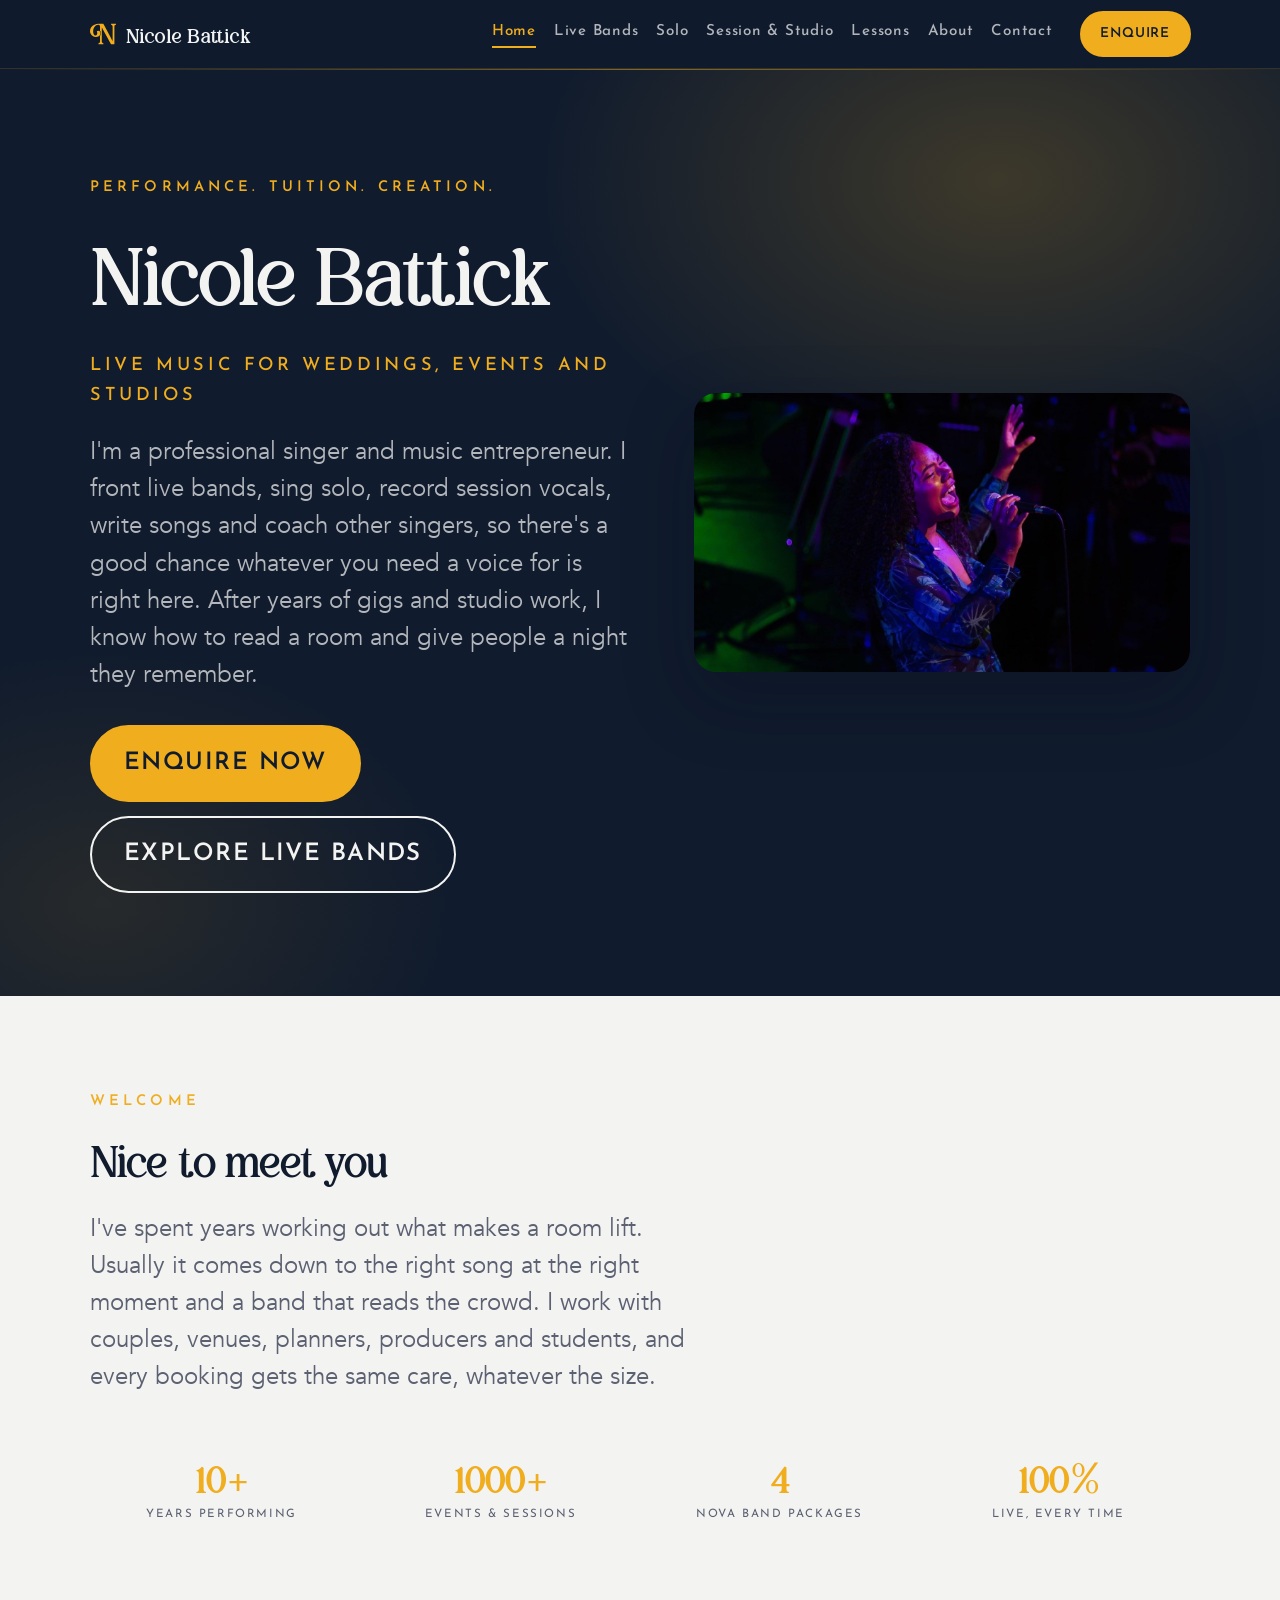
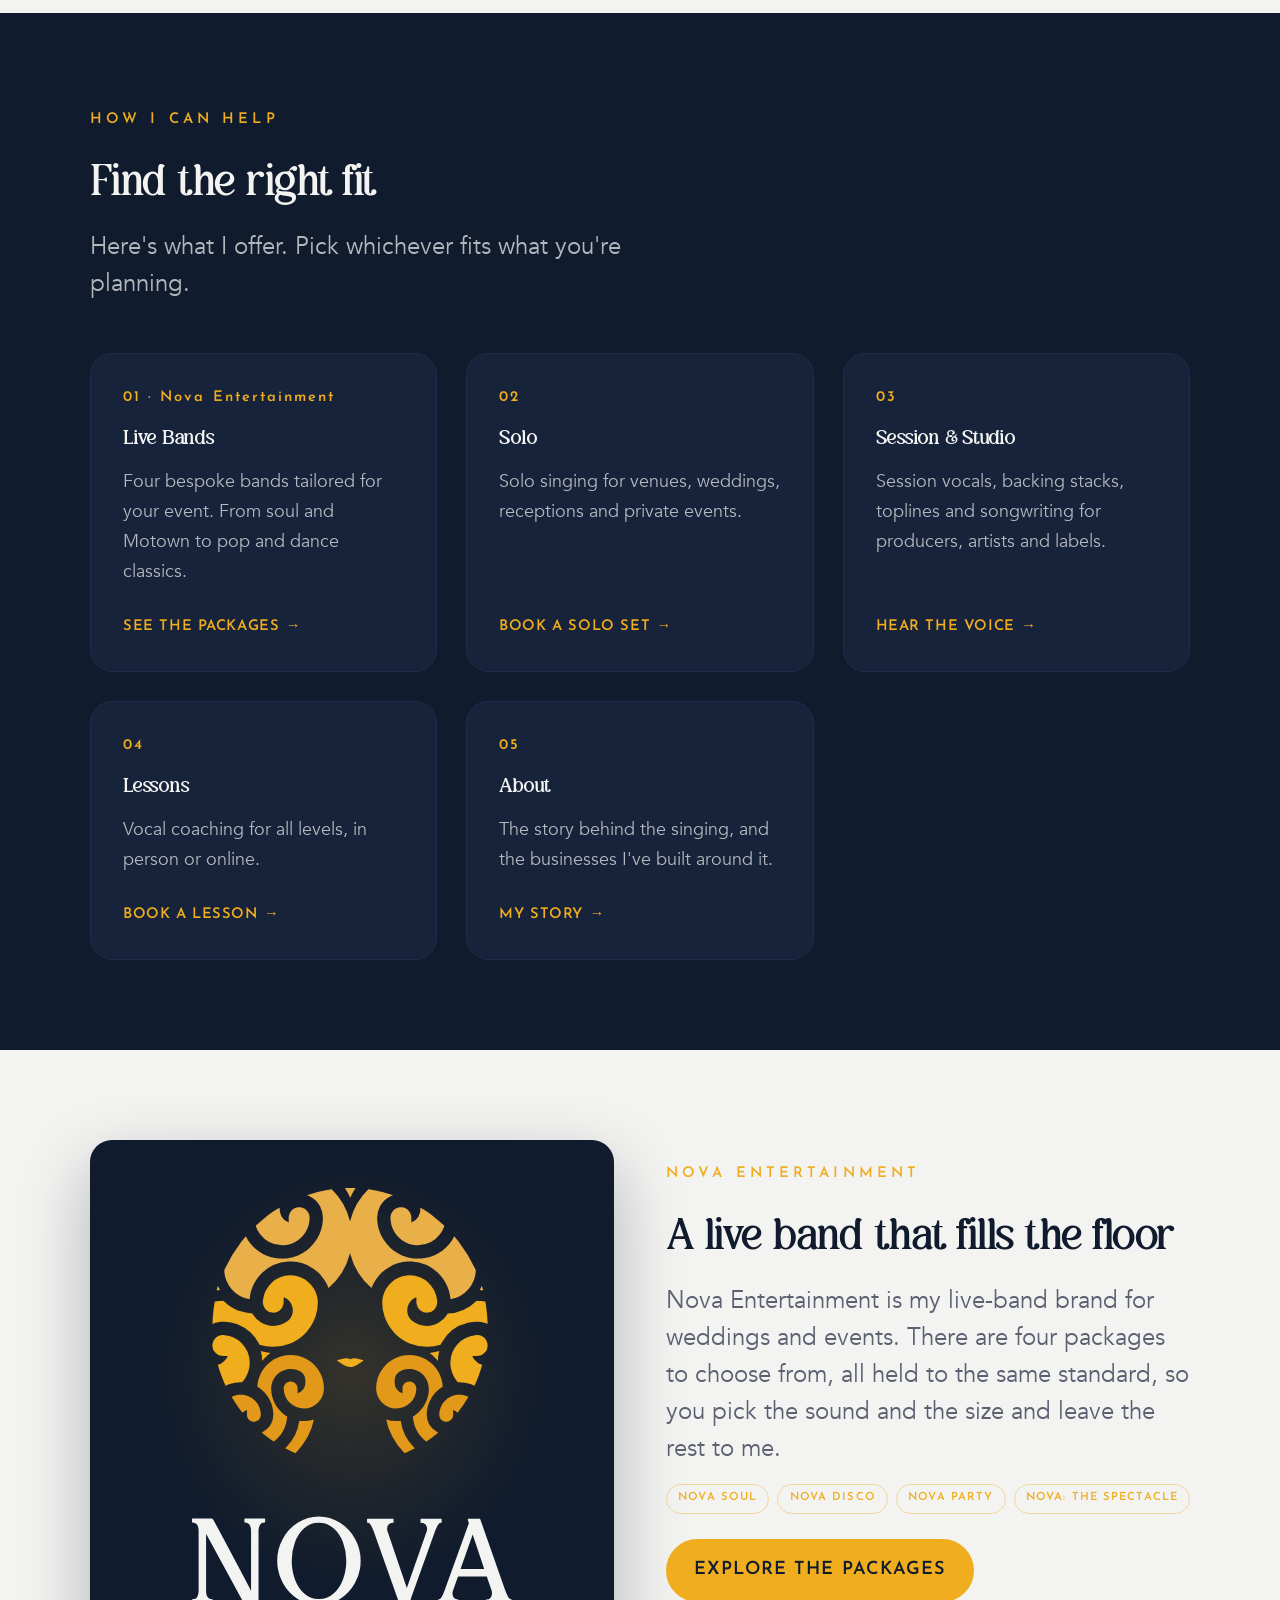
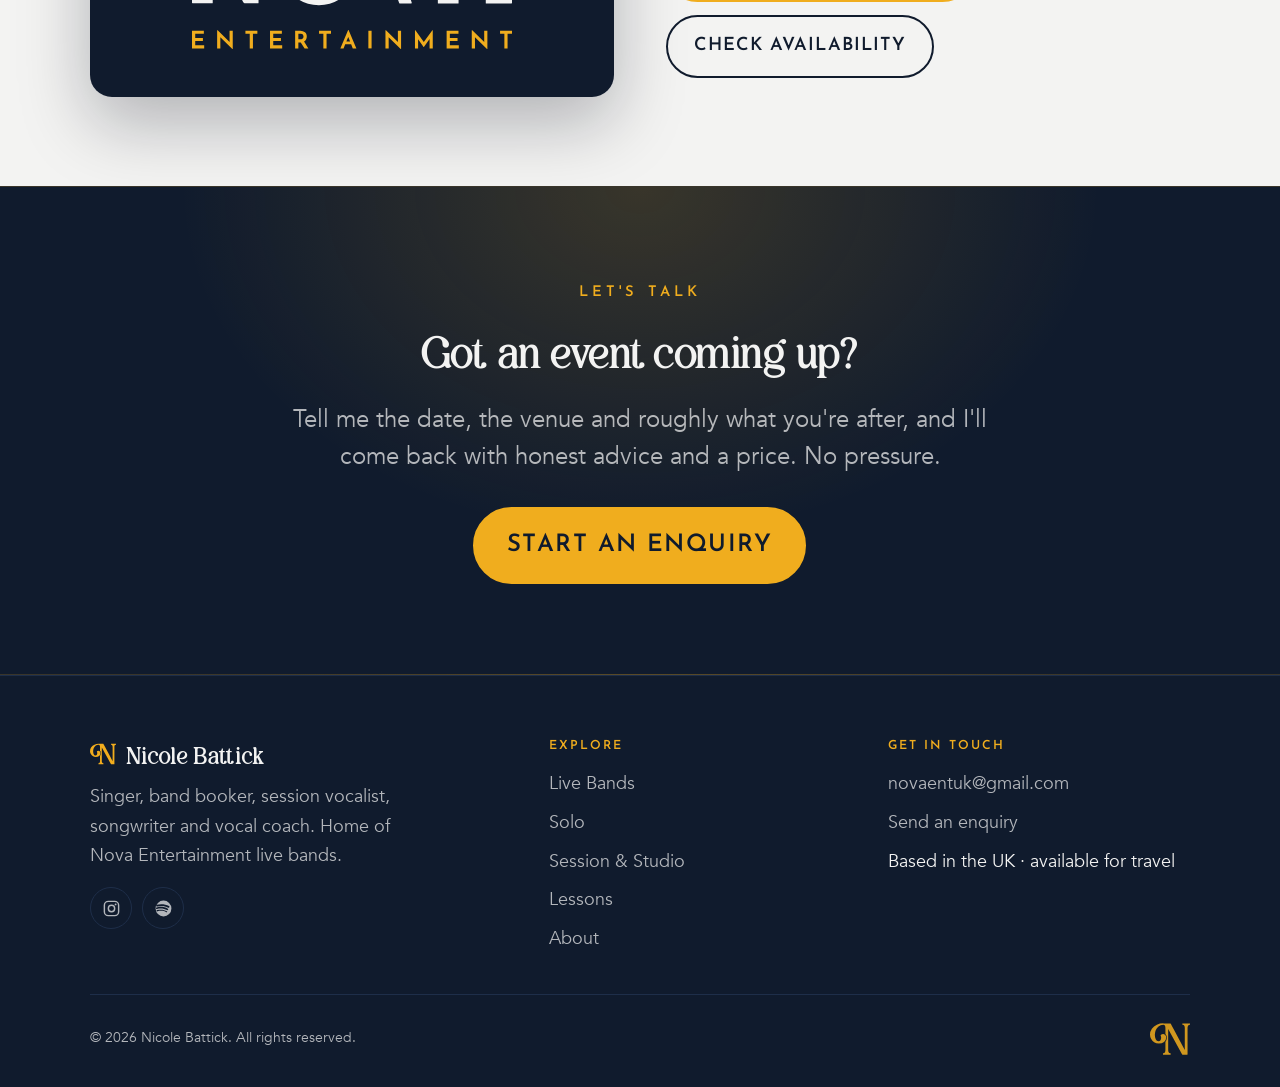
<file: index.html>
<!DOCTYPE html>
<html lang="en-GB" class="no-js">
<head>
  <meta charset="utf-8">
  <meta name="viewport" content="width=device-width, initial-scale=1">
  <title>Nicole Battick — Singer, Bands, Session &amp; Songwriting</title>
  <meta name="description" content="Nicole Battick — professional singer, bandleader and vocal coach. Home of Nova Entertainment live bands, plus solo performance, session vocals, songwriting and lessons.">

  <!-- Canonical (replace novaentuk.com with your live domain) -->
  <link rel="canonical" href="https://novaentuk.com/index.html">

  <!-- Open Graph -->
  <meta property="og:type" content="website">
  <meta property="og:site_name" content="Nicole Battick">
  <meta property="og:title" content="Nicole Battick — Singer, Bands, Session &amp; Songwriting">
  <meta property="og:description" content="Professional singer, bandleader and vocal coach. Home of Nova Entertainment live bands.">
  <meta property="og:image" content="https://novaentuk.com/assets/img/og-default.png">
  <meta property="og:url" content="https://novaentuk.com/index.html">

  <!-- Twitter -->
  <meta name="twitter:card" content="summary_large_image">
  <meta name="twitter:title" content="Nicole Battick — Singer, Bands, Session &amp; Songwriting">
  <meta name="twitter:description" content="Professional singer, bandleader and vocal coach. Home of Nova Entertainment live bands.">
  <meta name="twitter:image" content="https://novaentuk.com/assets/img/og-default.png">

  <!-- Icons -->
  <link rel="icon" href="assets/logos/nova-mark.svg" type="image/svg+xml">
  <link rel="apple-touch-icon" href="assets/logos/nova-mark-300.png">

  <!-- Preload primary brand fonts to avoid flash -->
  <link rel="preload" href="assets/fonts/Avenir-Book.woff2" as="font" type="font/woff2" crossorigin>
  <link rel="preload" href="assets/fonts/BaliviaFreeBold.woff2" as="font" type="font/woff2" crossorigin>

  <link rel="stylesheet" href="css/styles.css?v=3">
  <!-- Flip no-js -> js before paint so reveal animations are ready -->
  <script>document.documentElement.classList.remove('no-js');document.documentElement.classList.add('js');</script>
</head>
<body>
  <a class="skip-link" href="#main">Skip to content</a>

  <!-- ===================== HEADER / NAV (shared across pages) ===================== -->
  <header class="site-header">
    <div class="container">
      <nav class="nav" aria-label="Primary">
        <a class="brand" href="index.html">
          <img class="brand-mark" src="assets/logos/nova-mark-gold.svg" alt="" aria-hidden="true">
          Nicole Battick
        </a>
        <button class="nav-toggle" aria-expanded="false" aria-controls="nav-menu" aria-label="Open menu">
          <span></span><span></span><span></span>
        </button>
        <div class="nav-menu" id="nav-menu">
          <ul class="nav-links">
            <li><a href="index.html">Home</a></li>
            <li><a href="live-bands.html">Live Bands</a></li>
            <li><a href="solo.html">Solo</a></li>
            <li><a href="session.html">Session &amp; Studio</a></li>
            <li><a href="lessons.html">Lessons</a></li>
            <li><a href="about.html">About</a></li>
            <li><a href="contact.html">Contact</a></li>
          </ul>
          <div class="nav-cta"><a class="btn" href="contact.html">Enquire</a></div>
        </div>
      </nav>
    </div>
  </header>

  <main id="main">

    <!-- ===================== HERO ===================== -->
    <section class="hero">
      <div class="container">
        <div class="hero-grid">
          <div class="hero-copy">
            <span class="eyebrow">Performance. Tuition. Creation.</span>
            <h1>Nicole Battick</h1>
            <p class="hero-tagline">Live music for weddings, events and studios</p>
            <p class="lead">
              I'm a professional singer and music entrepreneur. I front live bands, sing
              solo, record session vocals, write songs and coach other singers, so there's a
              good chance whatever you need a voice for is right here. After years of gigs and
              studio work, I know how to read a room and give people a night they remember.
            </p>
            <div class="btn-row">
              <a class="btn btn--lg" href="contact.html">Enquire now</a>
              <a class="btn btn--ghost btn--lg" href="live-bands.html">Explore live bands</a>
            </div>
          </div>

          <div class="hero-media">
            <div class="media-frame media-frame--16x9">
              <img src="assets/img/home-singing.jpg" alt="Nicole Battick singing live on stage">
            </div>
          </div>
        </div>
      </div>
    </section>

    <!-- ===================== INTRO + STATS ===================== -->
    <section class="section section--pale">
      <div class="container">
        <div class="section-header reveal">
          <span class="eyebrow">Welcome</span>
          <h2>Nice to meet you</h2>
          <p class="lead">
            I've spent years working out what makes a room lift. Usually it comes down to the
            right song at the right moment and a band that reads the crowd. I work with couples,
            venues, planners, producers and students, and every booking gets the same care,
            whatever the size.
          </p>
        </div>

        <div class="stats reveal" role="list">
          <div class="stat" role="listitem">
            <div class="stat-num">10+</div>
            <div class="stat-label">Years performing</div>
          </div>
          <div class="stat" role="listitem">
            <div class="stat-num">1000+</div>
            <div class="stat-label">Events &amp; sessions</div>
          </div>
          <div class="stat" role="listitem">
            <div class="stat-num">4</div>
            <div class="stat-label">Nova band packages</div>
          </div>
          <div class="stat" role="listitem">
            <div class="stat-num">100%</div>
            <div class="stat-label">Live, every time</div>
          </div>
        </div>
      </div>
    </section>

    <!-- ===================== EXPLORE / SECTION LINK CARDS ===================== -->
    <section class="section section--navy">
      <div class="container">
        <div class="section-header reveal">
          <span class="eyebrow">How I can help</span>
          <h2>Find the right fit</h2>
          <p class="lead">Here's what I offer. Pick whichever fits what you're planning.</p>
        </div>

        <div class="grid grid--3 reveal">
          <a class="card link-card" href="live-bands.html">
            <span class="card-index">01 · Nova Entertainment</span>
            <h3>Live Bands</h3>
            <p>Four bespoke bands tailored for your event. From soul and Motown to pop and dance classics.</p>
            <span class="arrow-link">See the packages <span class="arrow" aria-hidden="true">→</span></span>
          </a>

          <a class="card link-card" href="solo.html">
            <span class="card-index">02</span>
            <h3>Solo</h3>
            <p>Solo singing for venues, weddings, receptions and private events.</p>
            <span class="arrow-link">Book a solo set <span class="arrow" aria-hidden="true">→</span></span>
          </a>

          <a class="card link-card" href="session.html">
            <span class="card-index">03</span>
            <h3>Session &amp; Studio</h3>
            <p>Session vocals, backing stacks, toplines and songwriting for producers, artists and labels.</p>
            <span class="arrow-link">Hear the voice <span class="arrow" aria-hidden="true">→</span></span>
          </a>

          <a class="card link-card" href="lessons.html">
            <span class="card-index">04</span>
            <h3>Lessons</h3>
            <p>Vocal coaching for all levels, in person or online.</p>
            <span class="arrow-link">Book a lesson <span class="arrow" aria-hidden="true">→</span></span>
          </a>

          <a class="card link-card" href="about.html">
            <span class="card-index">05</span>
            <h3>About</h3>
            <p>The story behind the singing, and the businesses I've built around it.</p>
            <span class="arrow-link">My story <span class="arrow" aria-hidden="true">→</span></span>
          </a>
        </div>
      </div>
    </section>

    <!-- ===================== NOVA ENTERTAINMENT TEASER (flagship) ===================== -->
    <section class="section section--pale">
      <div class="container">
        <div class="split split--media-first">
          <div class="split-media reveal">
            <div class="logo-panel">
              <img src="assets/logos/nova-primary-color.svg" alt="Nova Entertainment logo">
            </div>
          </div>

          <div class="split-copy reveal">
            <span class="eyebrow">Nova Entertainment</span>
            <h2>A live band that fills the floor</h2>
            <p class="lead">
              Nova Entertainment is my live-band brand for weddings and events. There are four
              packages to choose from, all held to the same standard, so you pick the sound and
              the size and leave the rest to me.
            </p>
            <ul class="tags" aria-label="Nova packages">
              <li>Nova Soul</li>
              <li>Nova Disco</li>
              <li>Nova Party</li>
              <li>Nova: The Spectacle</li>
            </ul>
            <div class="btn-row" style="margin-top: 1.6rem;">
              <a class="btn" href="live-bands.html">Explore the packages</a>
              <a class="btn btn--ghost" href="contact.html">Check availability</a>
            </div>
          </div>
        </div>
      </div>
    </section>

    <!-- ===================== CTA BAND ===================== -->
    <section class="section cta-band">
      <div class="container container--narrow reveal">
        <span class="eyebrow">Let's talk</span>
        <h2>Got an event coming up?</h2>
        <p class="lead">
          Tell me the date, the venue and roughly what you're after, and I'll come back with
          honest advice and a price. No pressure.
        </p>
        <div class="btn-row btn-row--center">
          <a class="btn btn--lg" href="contact.html">Start an enquiry</a>
        </div>
      </div>
    </section>

  </main>

  <!-- ===================== FOOTER (shared across pages) ===================== -->
  <footer class="site-footer">
    <div class="container">
      <div class="footer-grid">
        <div class="footer-brand">
          <a class="brand" href="index.html">
            <img class="brand-mark" src="assets/logos/nova-mark-gold.svg" alt="" aria-hidden="true">
            Nicole Battick
          </a>
          <p>Singer, band booker, session vocalist, songwriter and vocal coach. Home of Nova Entertainment live bands.</p>
          <!-- PLACEHOLDER: update these social links with your real profile URLs -->
          <div class="socials" aria-label="Social links">
            <a href="https://www.instagram.com/nicolebattickmusic/" target="_blank" rel="noopener" aria-label="Instagram">
              <svg viewBox="0 0 24 24" fill="none" aria-hidden="true"><rect x="3" y="3" width="18" height="18" rx="5" stroke="currentColor" stroke-width="1.8"/><circle cx="12" cy="12" r="4" stroke="currentColor" stroke-width="1.8"/><circle cx="17.2" cy="6.8" r="1.2" fill="currentColor"/></svg>
            </a>
            <a href="https://open.spotify.com/artist/1M5L3xkXazG3Sickpim1sv" target="_blank" rel="noopener" aria-label="Spotify">
              <svg viewBox="0 0 24 24" aria-hidden="true"><path fill="currentColor" d="M12 2a10 10 0 1 0 0 20 10 10 0 0 0 0-20Zm4.6 14.4a.8.8 0 0 1-1.1.3c-3-1.8-6.7-2.2-11.1-1.2a.8.8 0 1 1-.4-1.5c4.8-1.1 8.9-.6 12.2 1.4.4.2.5.7.4 1Zm1.2-2.7a1 1 0 0 1-1.3.3c-3.4-2.1-8.6-2.7-12.6-1.5a1 1 0 1 1-.6-1.9c4.6-1.4 10.3-.7 14.2 1.7.5.3.6.9.3 1.4Zm.1-2.8C14 8.6 7.9 8.4 4.4 9.5a1.2 1.2 0 1 1-.7-2.3C7.8 6 14.5 6.2 18.9 8.8a1.2 1.2 0 0 1-1.2 2.1Z"/></svg>
            </a>
          </div>
        </div>

        <div class="footer-col">
          <h4>Explore</h4>
          <ul>
            <li><a href="live-bands.html">Live Bands</a></li>
            <li><a href="solo.html">Solo</a></li>
            <li><a href="session.html">Session &amp; Studio</a></li>
            <li><a href="lessons.html">Lessons</a></li>
            <li><a href="about.html">About</a></li>
          </ul>
        </div>

        <div class="footer-col">
          <h4>Get in touch</h4>
          <ul>
            <!-- PLACEHOLDER: confirm the public booking email you want shown -->
            <li><a href="mailto:novaentuk@gmail.com">novaentuk@gmail.com</a></li>
            <li><a href="contact.html">Send an enquiry</a></li>
            <li>Based in the UK · available for travel</li>
          </ul>
        </div>
      </div>

      <div class="footer-bottom">
        <span>© <span id="year">2026</span> Nicole Battick. All rights reserved.</span>
        <img class="footer-crest" src="assets/logos/nova-mark-gold.svg" alt="Nova Entertainment monogram">
      </div>
    </div>
  </footer>

  <script src="js/main.js?v=3" defer></script>
</body>
</html>
</file>
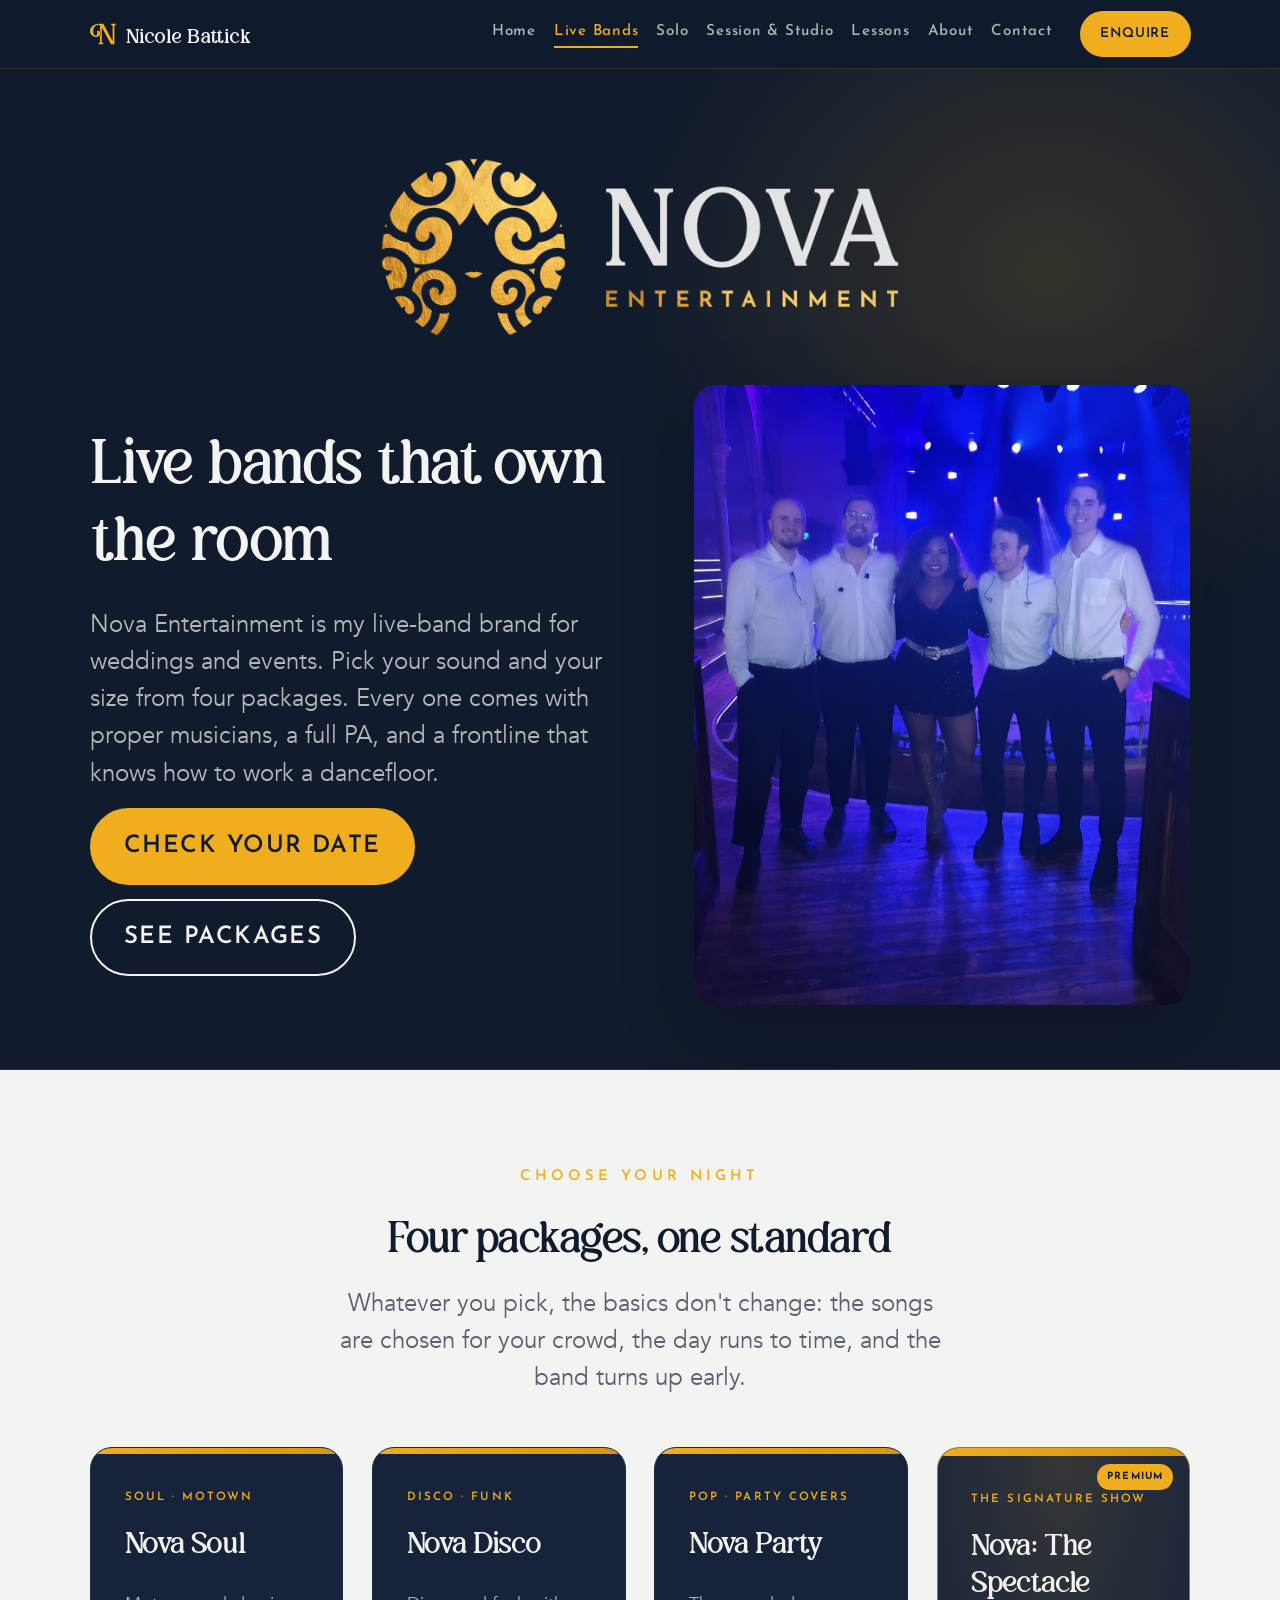
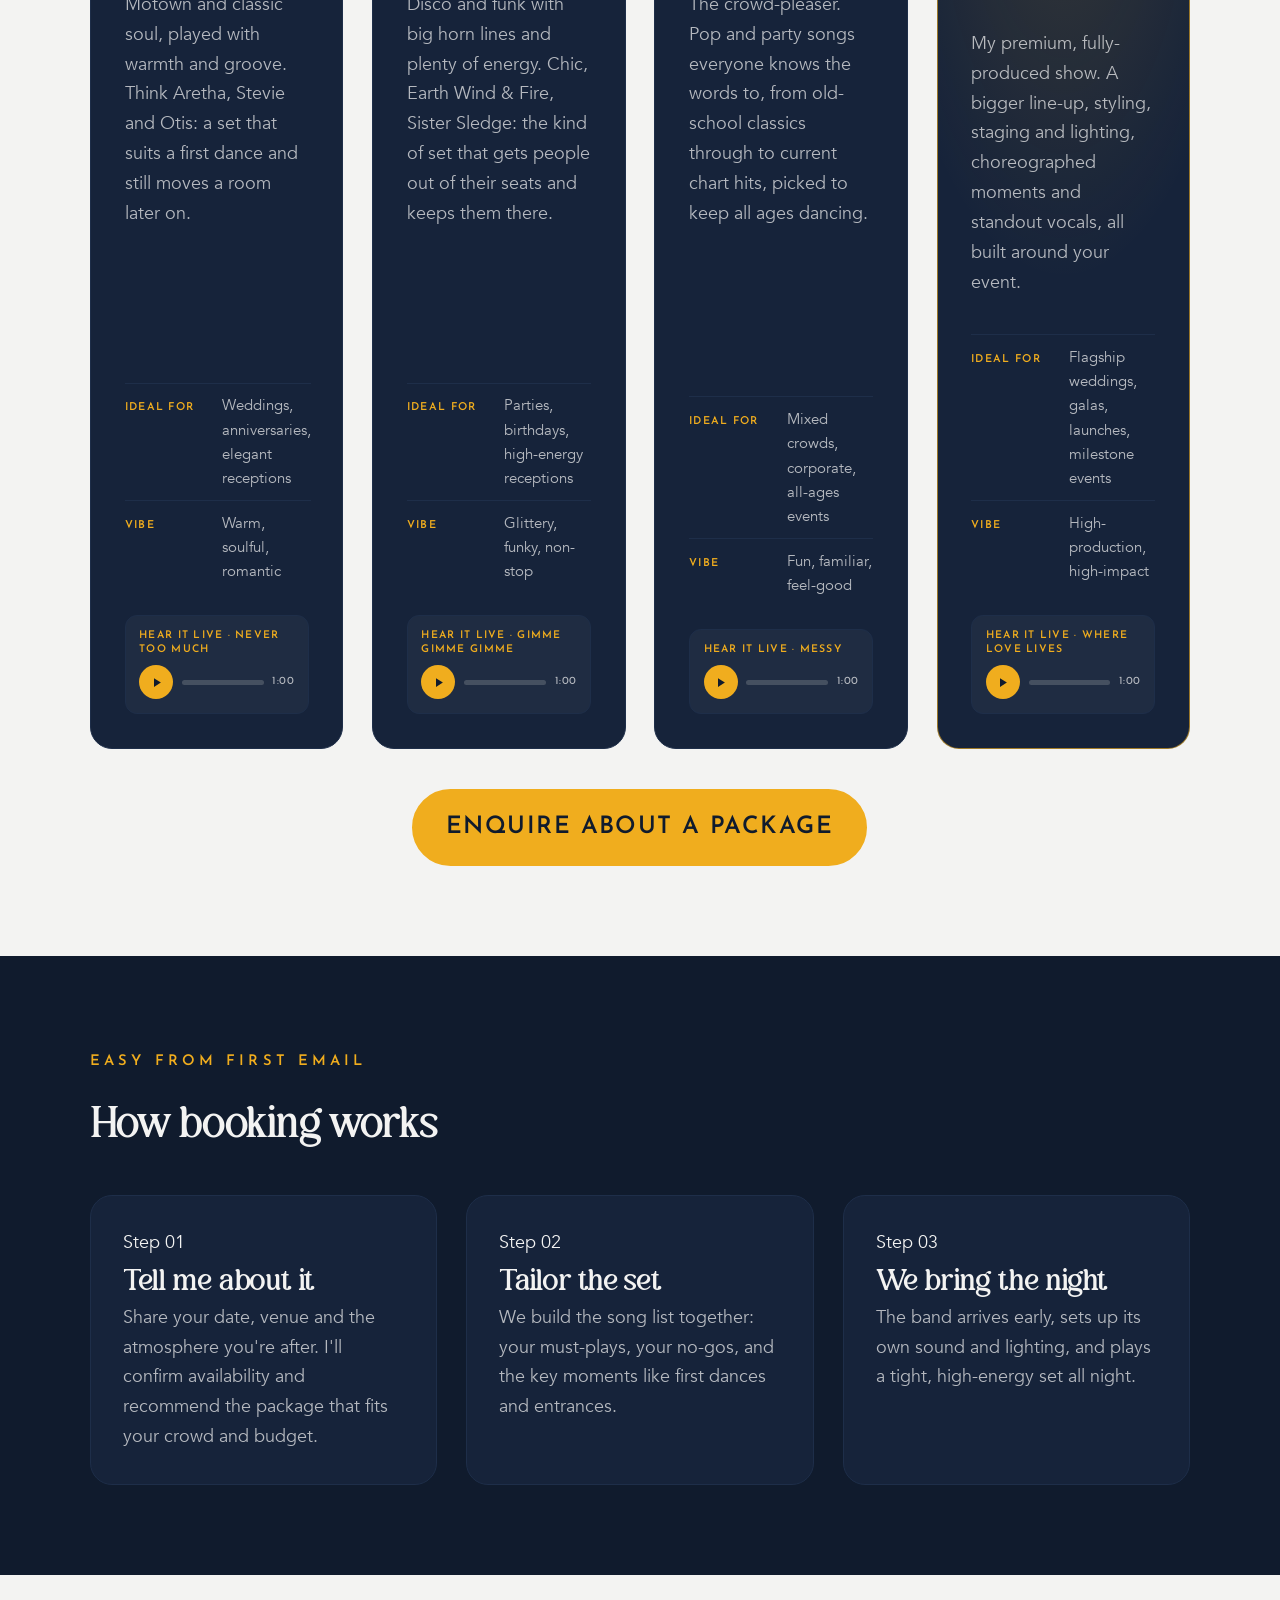
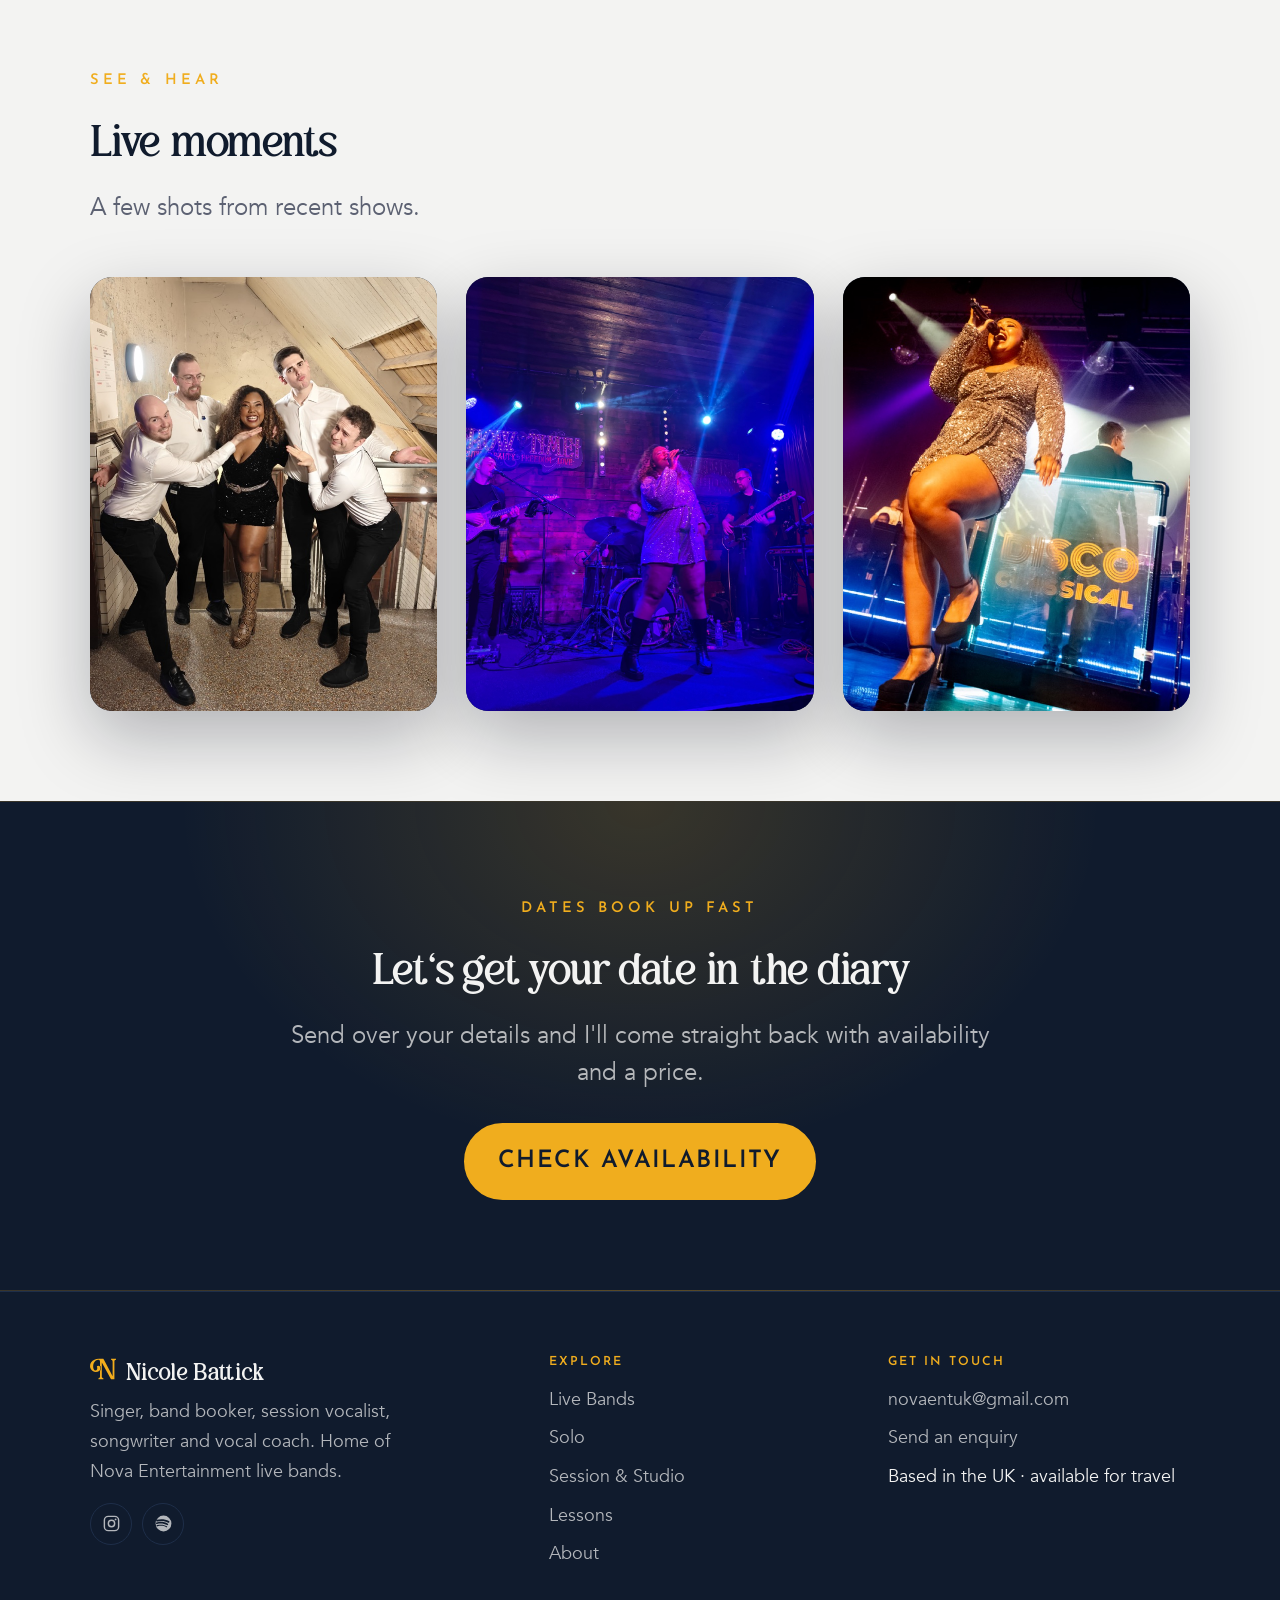
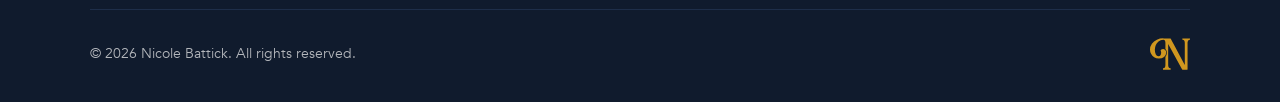
<file: qr/index.html>
<!doctype html>
<html lang="en">
<head>
  <meta charset="utf-8">
  <title>Nova Entertainment</title>
  <!-- =====================================================================
       QR redirect for Nova Entertainment business cards.
       The address novaentuk.com/qr must NEVER change or be renamed.
       To send future scans somewhere else, change the destination in the
       THREE spots marked "DESTINATION" below (keep them identical).
       Current destination: /live-bands.html
       ===================================================================== -->
  <meta http-equiv="refresh" content="0; url=/live-bands.html?utm_source=business-card&utm_medium=qr"> <!-- DESTINATION -->
  <link rel="canonical" href="https://novaentuk.com/live-bands.html">
  <meta name="robots" content="noindex">
  <script>location.replace("/live-bands.html?utm_source=business-card&utm_medium=qr");</script> <!-- DESTINATION -->
  <style>
    body{margin:0;background:#101B2D;color:#F3F3F2;
         font-family:system-ui,-apple-system,"Segoe UI",sans-serif;
         display:grid;place-items:center;min-height:100vh;text-align:center;padding:1.5rem}
    a{color:#F0AD1E}
  </style>
</head>
<body>
  <p>Taking you to <a href="/live-bands.html?utm_source=business-card&utm_medium=qr">Nova Entertainment</a>…</p> <!-- DESTINATION -->
</body>
</html>
</file>
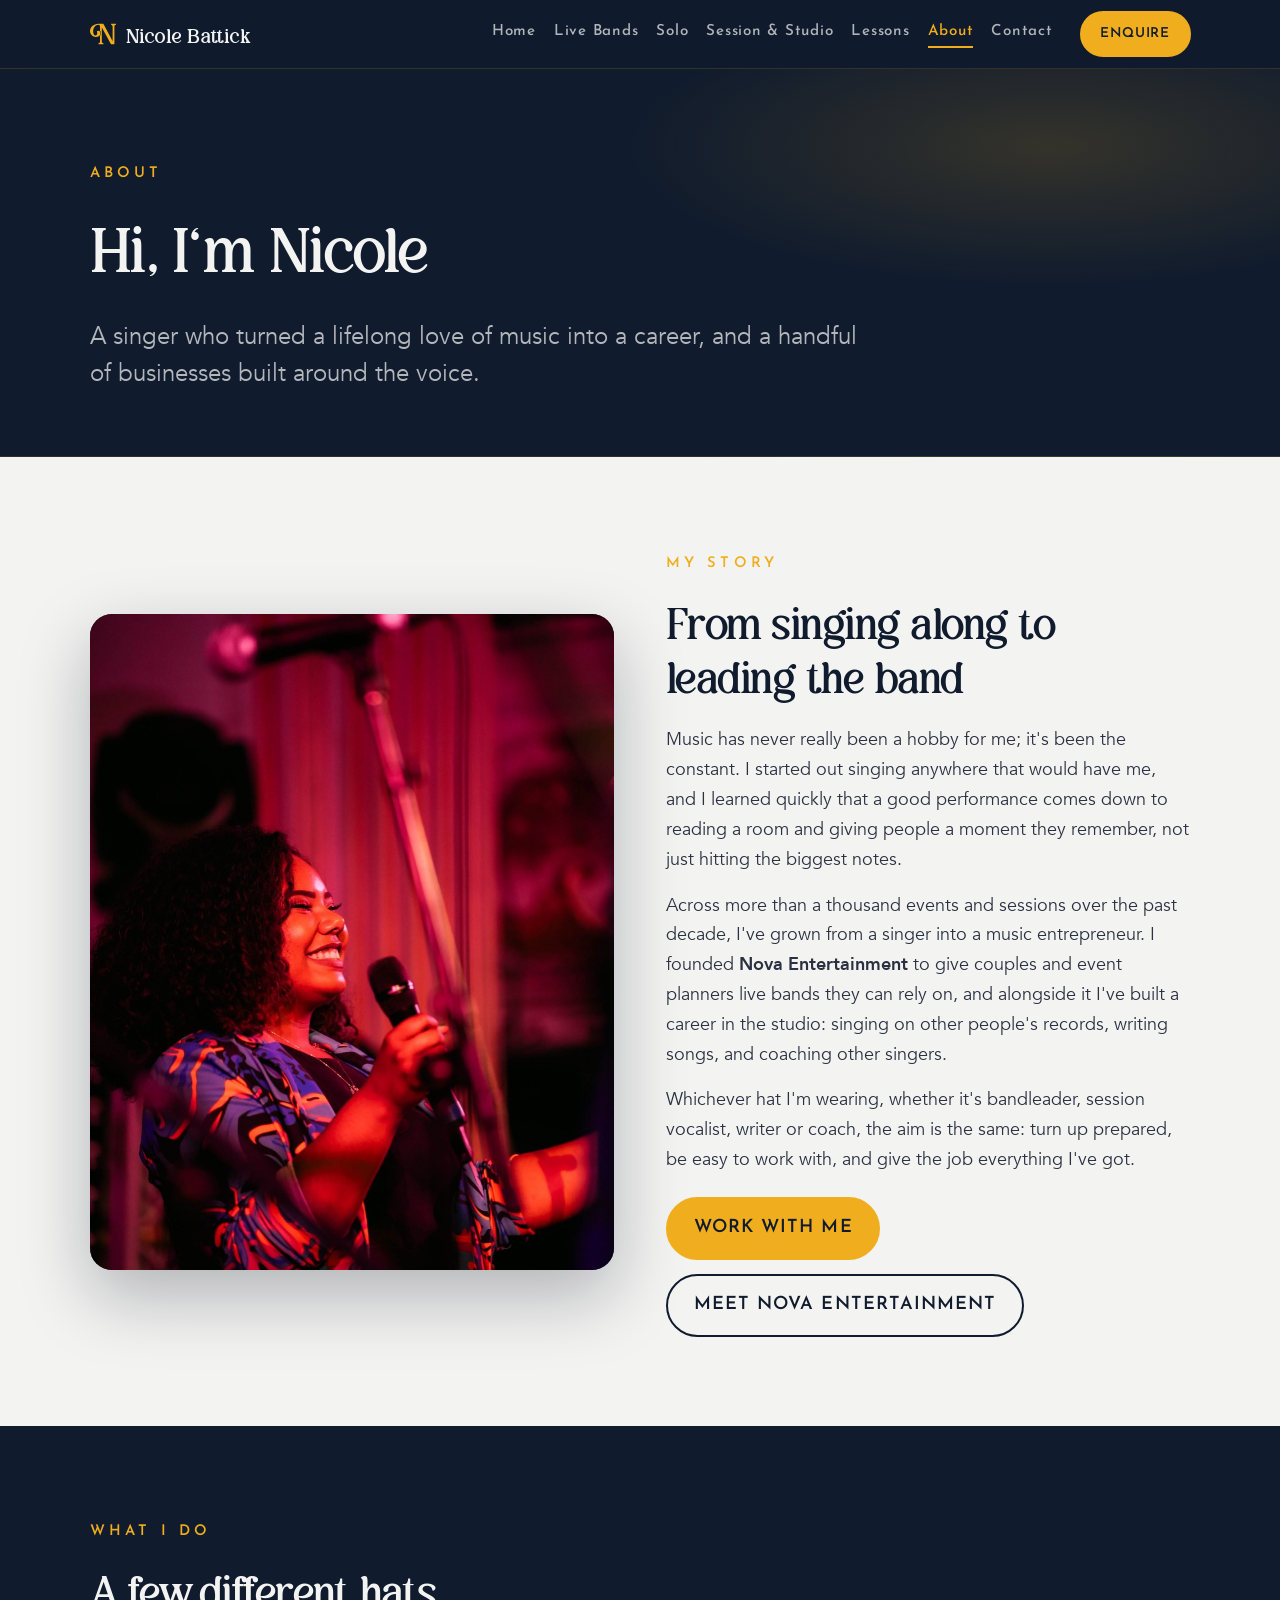
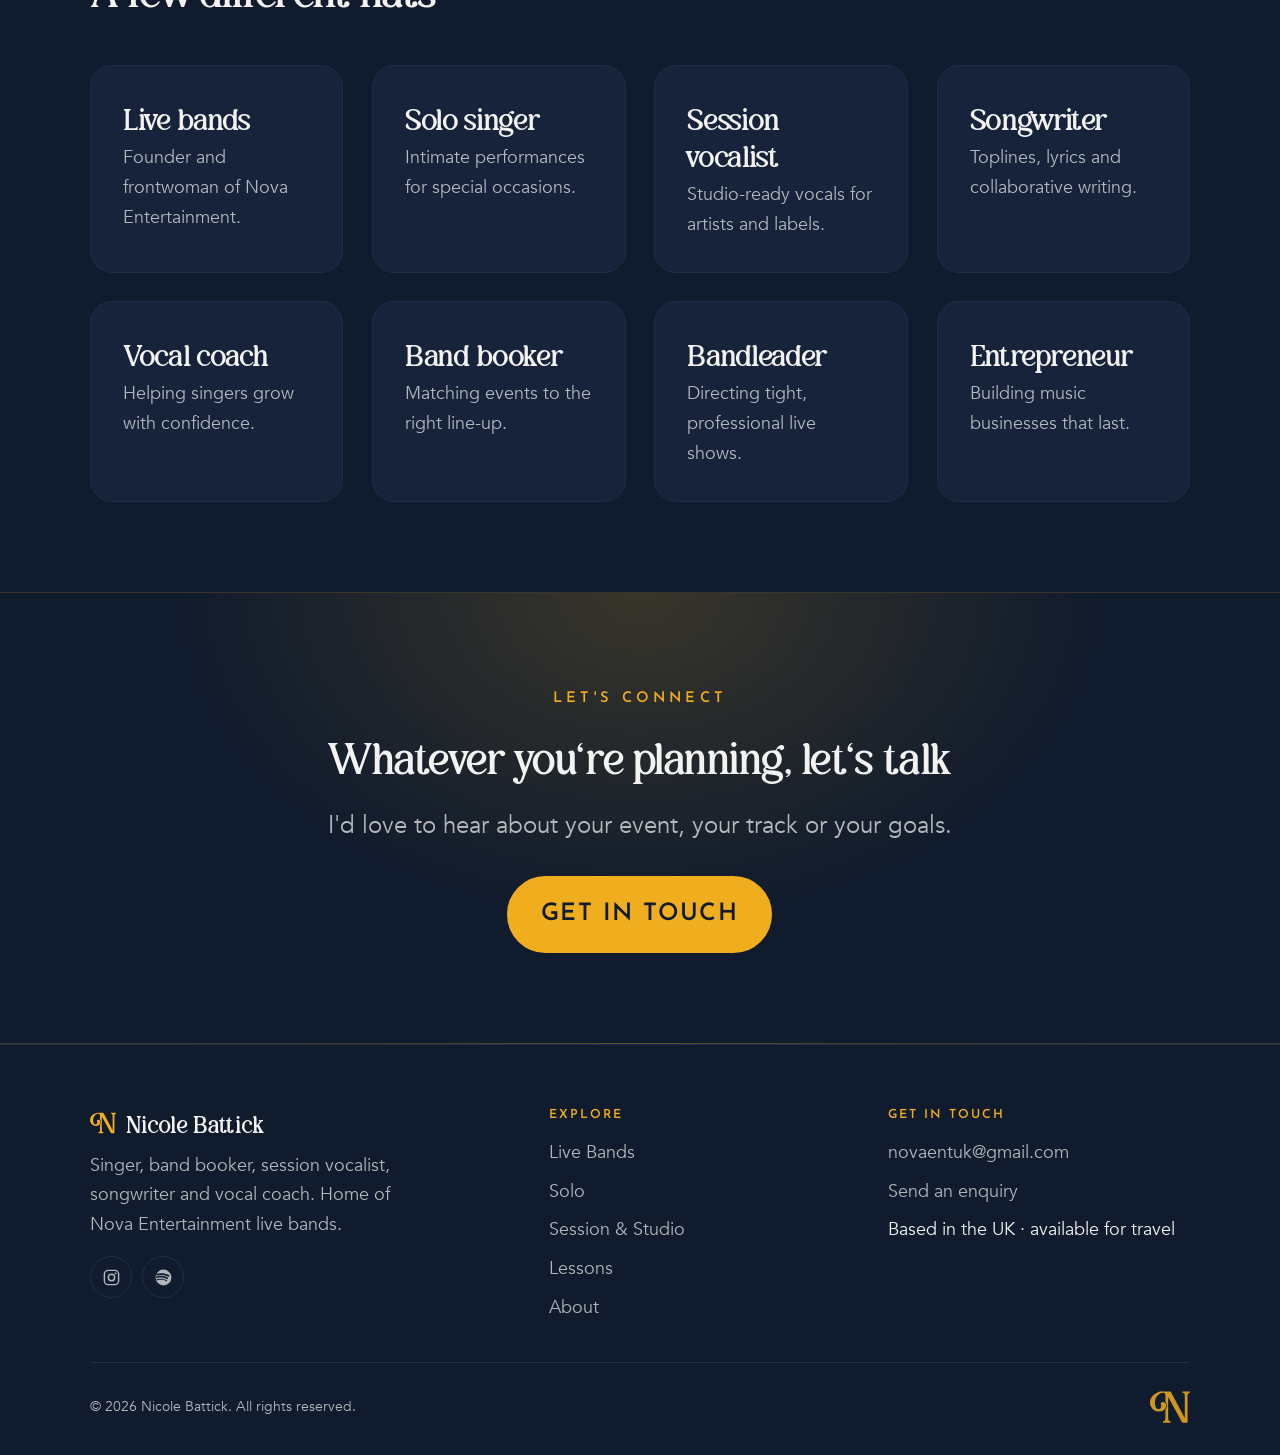
<file: about.html>
<!DOCTYPE html>
<html lang="en-GB" class="no-js">
<head>
  <meta charset="utf-8">
  <meta name="viewport" content="width=device-width, initial-scale=1">
  <title>About Nicole Battick — Singer &amp; Music Entrepreneur</title>
  <meta name="description" content="Meet Nicole Battick — professional singer, bandleader, session vocalist, songwriter and vocal coach, and founder of Nova Entertainment live bands.">

  <link rel="canonical" href="https://novaentuk.com/about.html">

  <meta property="og:type" content="profile">
  <meta property="og:site_name" content="Nicole Battick">
  <meta property="og:title" content="About Nicole Battick — Singer &amp; Music Entrepreneur">
  <meta property="og:description" content="Singer, bandleader, session vocalist, songwriter and vocal coach. Founder of Nova Entertainment.">
  <meta property="og:image" content="https://novaentuk.com/assets/img/og-default.png">
  <meta property="og:url" content="https://novaentuk.com/about.html">

  <meta name="twitter:card" content="summary_large_image">
  <meta name="twitter:title" content="About Nicole Battick">
  <meta name="twitter:description" content="Singer, bandleader, session vocalist, songwriter and vocal coach.">
  <meta name="twitter:image" content="https://novaentuk.com/assets/img/og-default.png">

  <link rel="icon" href="assets/logos/nova-mark.svg" type="image/svg+xml">
  <link rel="apple-touch-icon" href="assets/logos/nova-mark-300.png">
  <link rel="preload" href="assets/fonts/Avenir-Book.woff2" as="font" type="font/woff2" crossorigin>
  <link rel="preload" href="assets/fonts/BaliviaFreeBold.woff2" as="font" type="font/woff2" crossorigin>
  <link rel="stylesheet" href="css/styles.css?v=3">
  <script>document.documentElement.classList.remove('no-js');document.documentElement.classList.add('js');</script>
</head>
<body>
  <a class="skip-link" href="#main">Skip to content</a>

  <header class="site-header">
    <div class="container">
      <nav class="nav" aria-label="Primary">
        <a class="brand" href="index.html"><img class="brand-mark" src="assets/logos/nova-mark-gold.svg" alt="" aria-hidden="true"> Nicole Battick</a>
        <button class="nav-toggle" aria-expanded="false" aria-controls="nav-menu" aria-label="Open menu"><span></span><span></span><span></span></button>
        <div class="nav-menu" id="nav-menu">
          <ul class="nav-links">
            <li><a href="index.html">Home</a></li>
            <li><a href="live-bands.html">Live Bands</a></li>
            <li><a href="solo.html">Solo</a></li>
            <li><a href="session.html">Session &amp; Studio</a></li>
            <li><a href="lessons.html">Lessons</a></li>
            <li><a href="about.html">About</a></li>
            <li><a href="contact.html">Contact</a></li>
          </ul>
          <div class="nav-cta"><a class="btn" href="contact.html">Enquire</a></div>
        </div>
      </nav>
    </div>
  </header>

  <main id="main">

    <section class="page-hero">
      <div class="container">
        <span class="eyebrow">About</span>
        <h1>Hi, I'm Nicole</h1>
        <p class="lead">A singer who turned a lifelong love of music into a career, and a handful of businesses built around the voice.</p>
      </div>
    </section>

    <section class="section section--pale">
      <div class="container">
        <div class="split">
          <div class="split-media reveal">
            <div class="media-frame media-frame--portrait">
              <img src="assets/img/about-portrait.jpg" alt="Portrait of Nicole Battick laughing while performing">
            </div>
          </div>
          <div class="split-copy reveal">
            <span class="eyebrow">My story</span>
            <h2>From singing along to leading the band</h2>
            <p>
              Music has never really been a hobby for me; it's been the constant. I started out
              singing anywhere that would have me, and I learned quickly that a good performance
              comes down to reading a room and giving people a moment they remember, not just
              hitting the biggest notes.
            </p>
            <p>
              Across more than a thousand events and sessions over the past decade, I've grown
              from a singer into a music entrepreneur. I founded
              <strong>Nova Entertainment</strong> to give couples and event planners live bands
              they can rely on, and alongside it I've built a career in the studio: singing on
              other people's records, writing songs, and coaching other singers.
            </p>
            <p>
              Whichever hat I'm wearing, whether it's bandleader, session vocalist, writer or
              coach, the aim is the same: turn up prepared, be easy to work with, and give the
              job everything I've got.
            </p>
            <div class="btn-row" style="margin-top: 1.4rem;">
              <a class="btn" href="contact.html">Work with me</a>
              <a class="btn btn--ghost" href="live-bands.html">Meet Nova Entertainment</a>
            </div>
          </div>
        </div>
      </div>
    </section>

    <section class="section section--navy">
      <div class="container">
        <div class="section-header reveal">
          <span class="eyebrow">What I do</span>
          <h2>A few different hats</h2>
        </div>
        <div class="grid grid--4 reveal">
          <div class="card"><h3>Live bands</h3><p>Founder and frontwoman of Nova Entertainment.</p></div>
          <div class="card"><h3>Solo singer</h3><p>Intimate performances for special occasions.</p></div>
          <div class="card"><h3>Session vocalist</h3><p>Studio-ready vocals for artists and labels.</p></div>
          <div class="card"><h3>Songwriter</h3><p>Toplines, lyrics and collaborative writing.</p></div>
          <div class="card"><h3>Vocal coach</h3><p>Helping singers grow with confidence.</p></div>
          <div class="card"><h3>Band booker</h3><p>Matching events to the right line-up.</p></div>
          <div class="card"><h3>Bandleader</h3><p>Directing tight, professional live shows.</p></div>
          <div class="card"><h3>Entrepreneur</h3><p>Building music businesses that last.</p></div>
        </div>
      </div>
    </section>

    <section class="section cta-band">
      <div class="container container--narrow reveal">
        <span class="eyebrow">Let's connect</span>
        <h2>Whatever you're planning, let's talk</h2>
        <p class="lead">I'd love to hear about your event, your track or your goals.</p>
        <div class="btn-row btn-row--center"><a class="btn btn--lg" href="contact.html">Get in touch</a></div>
      </div>
    </section>

  </main>

  <footer class="site-footer">
    <div class="container">
      <div class="footer-grid">
        <div class="footer-brand">
          <a class="brand" href="index.html"><img class="brand-mark" src="assets/logos/nova-mark-gold.svg" alt="" aria-hidden="true"> Nicole Battick</a>
          <p>Singer, band booker, session vocalist, songwriter and vocal coach. Home of Nova Entertainment live bands.</p>
          <div class="socials" aria-label="Social links">
            <a href="https://www.instagram.com/nicolebattickmusic/" target="_blank" rel="noopener" aria-label="Instagram"><svg viewBox="0 0 24 24" fill="none" aria-hidden="true"><rect x="3" y="3" width="18" height="18" rx="5" stroke="currentColor" stroke-width="1.8"/><circle cx="12" cy="12" r="4" stroke="currentColor" stroke-width="1.8"/><circle cx="17.2" cy="6.8" r="1.2" fill="currentColor"/></svg></a>
            <a href="https://open.spotify.com/artist/1M5L3xkXazG3Sickpim1sv" target="_blank" rel="noopener" aria-label="Spotify"><svg viewBox="0 0 24 24" aria-hidden="true"><path fill="currentColor" d="M12 2a10 10 0 1 0 0 20 10 10 0 0 0 0-20Zm4.6 14.4a.8.8 0 0 1-1.1.3c-3-1.8-6.7-2.2-11.1-1.2a.8.8 0 1 1-.4-1.5c4.8-1.1 8.9-.6 12.2 1.4.4.2.5.7.4 1Zm1.2-2.7a1 1 0 0 1-1.3.3c-3.4-2.1-8.6-2.7-12.6-1.5a1 1 0 1 1-.6-1.9c4.6-1.4 10.3-.7 14.2 1.7.5.3.6.9.3 1.4Zm.1-2.8C14 8.6 7.9 8.4 4.4 9.5a1.2 1.2 0 1 1-.7-2.3C7.8 6 14.5 6.2 18.9 8.8a1.2 1.2 0 0 1-1.2 2.1Z"/></svg></a>
          </div>
        </div>
        <div class="footer-col">
          <h4>Explore</h4>
          <ul>
            <li><a href="live-bands.html">Live Bands</a></li>
            <li><a href="solo.html">Solo</a></li>
            <li><a href="session.html">Session &amp; Studio</a></li>
            <li><a href="lessons.html">Lessons</a></li>
            <li><a href="about.html">About</a></li>
          </ul>
        </div>
        <div class="footer-col">
          <h4>Get in touch</h4>
          <ul>
            <li><a href="mailto:novaentuk@gmail.com">novaentuk@gmail.com</a></li>
            <li><a href="contact.html">Send an enquiry</a></li>
            <li>Based in the UK · available for travel</li>
          </ul>
        </div>
      </div>
      <div class="footer-bottom">
        <span>© <span id="year">2026</span> Nicole Battick. All rights reserved.</span>
        <img class="footer-crest" src="assets/logos/nova-mark-gold.svg" alt="Nova Entertainment monogram">
      </div>
    </div>
  </footer>

  <script src="js/main.js?v=3" defer></script>
</body>
</html>
</file>
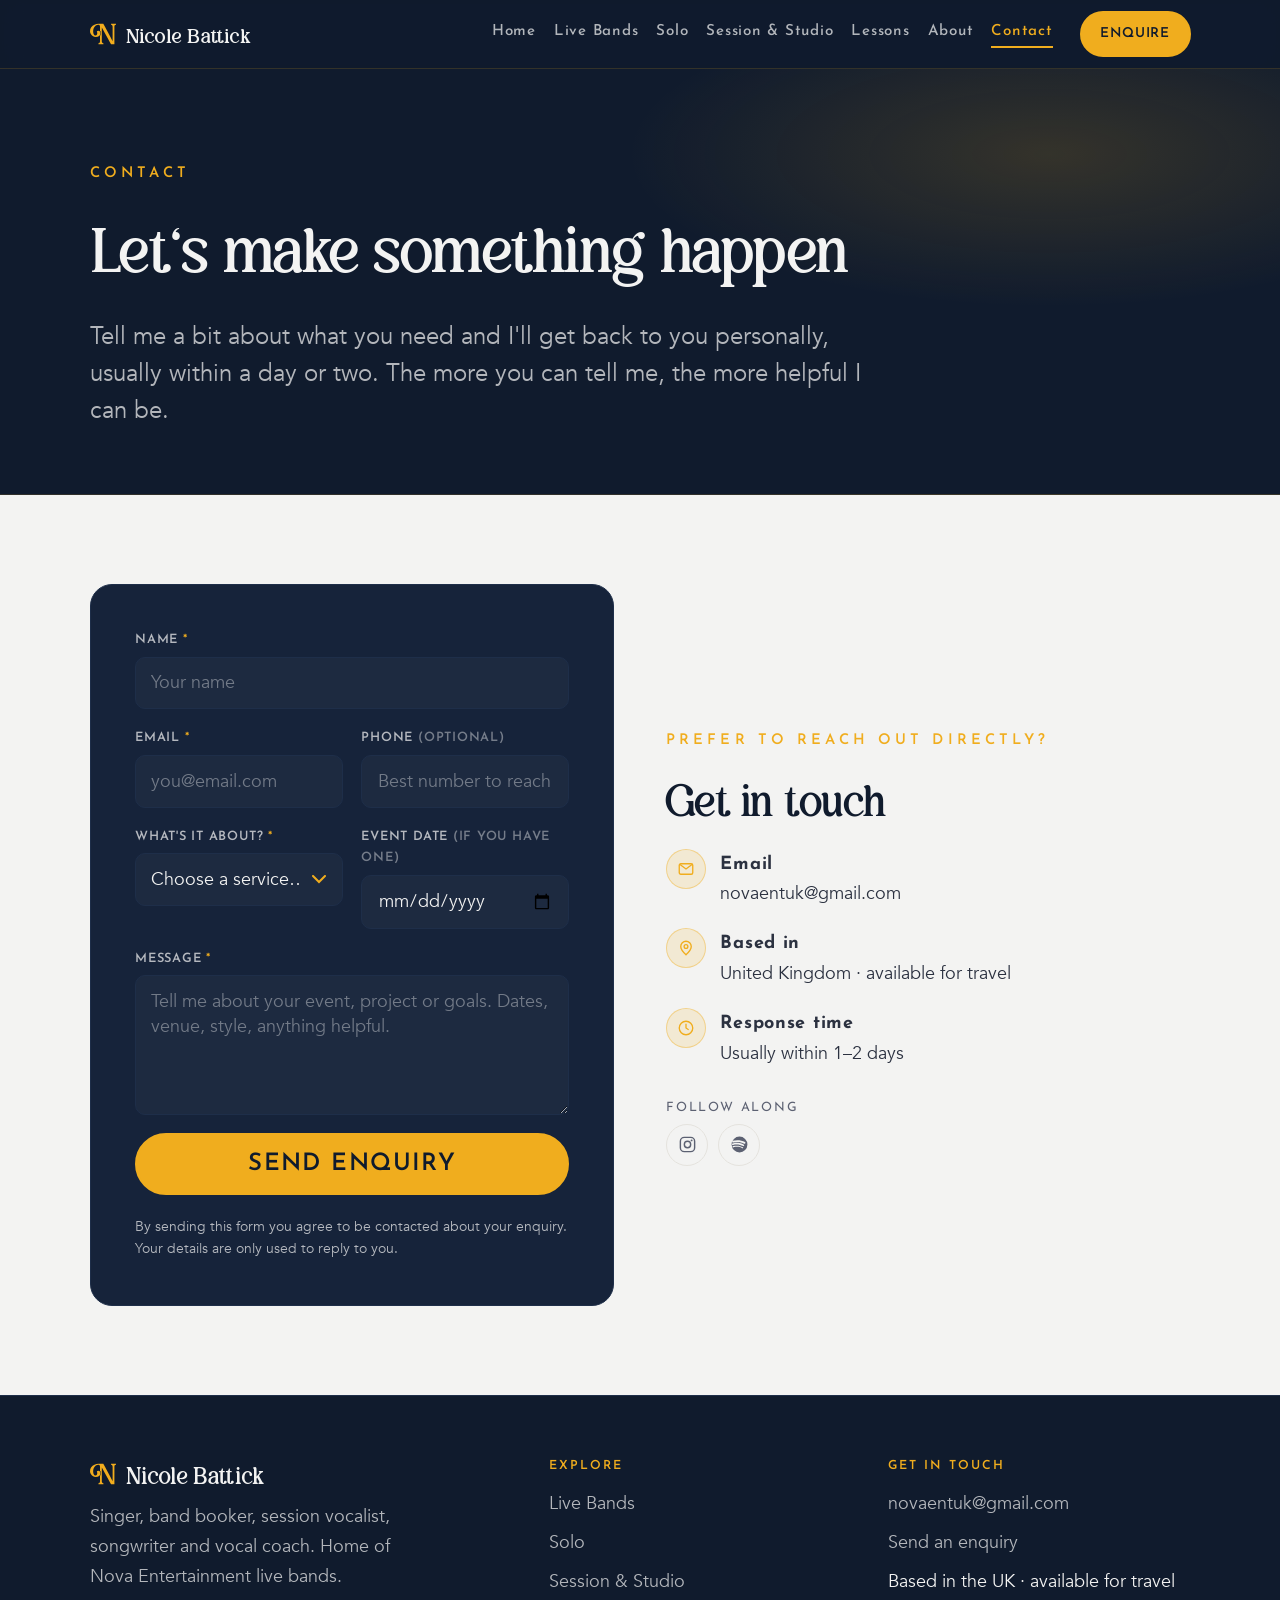
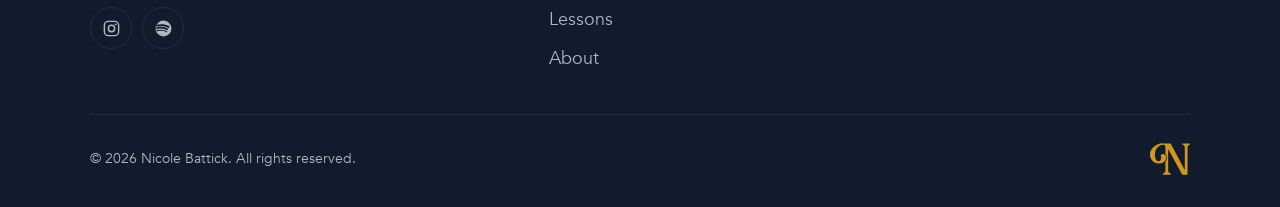
<file: contact.html>
<!DOCTYPE html>
<html lang="en-GB" class="no-js">
<head>
  <meta charset="utf-8">
  <meta name="viewport" content="width=device-width, initial-scale=1">
  <title>Contact &amp; Enquiries | Nicole Battick</title>
  <meta name="description" content="Enquire about live bands, solo singing, session vocals, songwriting or vocal lessons with Nicole Battick. Send a message and get a fast, friendly reply.">

  <link rel="canonical" href="https://novaentuk.com/contact.html">

  <meta property="og:type" content="website">
  <meta property="og:site_name" content="Nicole Battick">
  <meta property="og:title" content="Contact &amp; Enquiries — Nicole Battick">
  <meta property="og:description" content="Enquire about live bands, solo singing, session vocals, songwriting or vocal lessons.">
  <meta property="og:image" content="https://novaentuk.com/assets/img/og-default.png">
  <meta property="og:url" content="https://novaentuk.com/contact.html">

  <meta name="twitter:card" content="summary_large_image">
  <meta name="twitter:title" content="Contact &amp; Enquiries — Nicole Battick">
  <meta name="twitter:description" content="Enquire about live bands, solo singing, session vocals, songwriting or vocal lessons.">
  <meta name="twitter:image" content="https://novaentuk.com/assets/img/og-default.png">

  <link rel="icon" href="assets/logos/nova-mark.svg" type="image/svg+xml">
  <link rel="apple-touch-icon" href="assets/logos/nova-mark-300.png">
  <link rel="preload" href="assets/fonts/Avenir-Book.woff2" as="font" type="font/woff2" crossorigin>
  <link rel="preload" href="assets/fonts/BaliviaFreeBold.woff2" as="font" type="font/woff2" crossorigin>
  <link rel="stylesheet" href="css/styles.css?v=3">
  <script>document.documentElement.classList.remove('no-js');document.documentElement.classList.add('js');</script>
</head>
<body>
  <a class="skip-link" href="#main">Skip to content</a>

  <header class="site-header">
    <div class="container">
      <nav class="nav" aria-label="Primary">
        <a class="brand" href="index.html"><img class="brand-mark" src="assets/logos/nova-mark-gold.svg" alt="" aria-hidden="true"> Nicole Battick</a>
        <button class="nav-toggle" aria-expanded="false" aria-controls="nav-menu" aria-label="Open menu"><span></span><span></span><span></span></button>
        <div class="nav-menu" id="nav-menu">
          <ul class="nav-links">
            <li><a href="index.html">Home</a></li>
            <li><a href="live-bands.html">Live Bands</a></li>
            <li><a href="solo.html">Solo</a></li>
            <li><a href="session.html">Session &amp; Studio</a></li>
            <li><a href="lessons.html">Lessons</a></li>
            <li><a href="about.html">About</a></li>
            <li><a href="contact.html">Contact</a></li>
          </ul>
          <div class="nav-cta"><a class="btn" href="contact.html">Enquire</a></div>
        </div>
      </nav>
    </div>
  </header>

  <main id="main">

    <section class="page-hero">
      <div class="container">
        <span class="eyebrow">Contact</span>
        <h1>Let's make something happen</h1>
        <p class="lead">
          Tell me a bit about what you need and I'll get back to you personally, usually within
          a day or two. The more you can tell me, the more helpful I can be.
        </p>
      </div>
    </section>

    <section class="section section--pale">
      <div class="container">
        <div class="split split--media-first">

          <!-- ---- Contact details ---- -->
          <div class="split-copy reveal">
            <span class="eyebrow">Prefer to reach out directly?</span>
            <h2>Get in touch</h2>
            <ul class="contact-list">
              <li>
                <span class="ci" aria-hidden="true"><svg viewBox="0 0 24 24" fill="none"><rect x="3" y="5" width="18" height="14" rx="2" stroke="currentColor" stroke-width="1.8"/><path d="M4 6l8 6 8-6" stroke="currentColor" stroke-width="1.8" fill="none"/></svg></span>
                <div>
                  <strong>Email</strong><br>
                  <!-- PLACEHOLDER: confirm public booking email -->
                  <a href="mailto:novaentuk@gmail.com">novaentuk@gmail.com</a>
                </div>
              </li>
              <li>
                <span class="ci" aria-hidden="true"><svg viewBox="0 0 24 24" fill="none"><path d="M12 21s7-6.3 7-11a7 7 0 1 0-14 0c0 4.7 7 11 7 11Z" stroke="currentColor" stroke-width="1.8" fill="none"/><circle cx="12" cy="10" r="2.5" stroke="currentColor" stroke-width="1.8"/></svg></span>
                <div>
                  <strong>Based in</strong><br>
                  <!-- PLACEHOLDER: add your town/region -->
                  United Kingdom · available for travel
                </div>
              </li>
              <li>
                <span class="ci" aria-hidden="true"><svg viewBox="0 0 24 24" fill="none"><circle cx="12" cy="12" r="9" stroke="currentColor" stroke-width="1.8"/><path d="M12 7v5l3 2" stroke="currentColor" stroke-width="1.8" fill="none" stroke-linecap="round"/></svg></span>
                <div>
                  <strong>Response time</strong><br>
                  Usually within 1–2 days
                </div>
              </li>
            </ul>

            <h4 style="margin-top: 2rem; font-family: var(--font-sub); text-transform: uppercase; letter-spacing: 0.14em; font-size: 0.8rem; color: var(--muted);">Follow along</h4>
            <!-- PLACEHOLDER: update with your real social profile URLs -->
            <div class="socials" aria-label="Social links" style="margin-top: 0.6rem;">
              <a href="https://www.instagram.com/nicolebattickmusic/" target="_blank" rel="noopener" aria-label="Instagram"><svg viewBox="0 0 24 24" fill="none" aria-hidden="true"><rect x="3" y="3" width="18" height="18" rx="5" stroke="currentColor" stroke-width="1.8"/><circle cx="12" cy="12" r="4" stroke="currentColor" stroke-width="1.8"/><circle cx="17.2" cy="6.8" r="1.2" fill="currentColor"/></svg></a>
              <a href="https://open.spotify.com/artist/1M5L3xkXazG3Sickpim1sv" target="_blank" rel="noopener" aria-label="Spotify"><svg viewBox="0 0 24 24" aria-hidden="true"><path fill="currentColor" d="M12 2a10 10 0 1 0 0 20 10 10 0 0 0 0-20Zm4.6 14.4a.8.8 0 0 1-1.1.3c-3-1.8-6.7-2.2-11.1-1.2a.8.8 0 1 1-.4-1.5c4.8-1.1 8.9-.6 12.2 1.4.4.2.5.7.4 1Zm1.2-2.7a1 1 0 0 1-1.3.3c-3.4-2.1-8.6-2.7-12.6-1.5a1 1 0 1 1-.6-1.9c4.6-1.4 10.3-.7 14.2 1.7.5.3.6.9.3 1.4Zm.1-2.8C14 8.6 7.9 8.4 4.4 9.5a1.2 1.2 0 1 1-.7-2.3C7.8 6 14.5 6.2 18.9 8.8a1.2 1.2 0 0 1-1.2 2.1Z"/></svg></a>
            </div>
          </div>

          <!-- ---- Enquiry form ---- -->
          <div class="split-media reveal">
            <div class="form-card">
              <!--
                ┌───────────────────────────────────────────────────────────────┐
                │  FORM SET-UP (Formspree — free, works on static hosting)       │
                │  1. Create a free form at https://formspree.io                 │
                │  2. Copy your form endpoint (looks like                        │
                │     https://formspree.io/f/abcdwxyz )                          │
                │  3. Replace  YOUR_FORM_ID  in the action="" attribute below.   │
                │  Everything else already works. No back-end needed.            │
                └───────────────────────────────────────────────────────────────┘
              -->
              <form id="enquiry-form"
                    action="https://formspree.io/f/mrenebzj"
                    method="POST">

                <!-- Spam honeypot (hidden from humans; bots fill it, Formspree drops it) -->
                <input type="text" name="_gotcha" tabindex="-1" autocomplete="off"
                       aria-hidden="true" style="position:absolute;left:-9999px;">

                <!-- Optional: sets the email subject line you receive -->
                <input type="hidden" name="_subject" value="New website enquiry — Nicole Battick">

                <div class="form-grid cols-2">
                  <div class="field span-2">
                    <label for="name">Name <span class="req" aria-hidden="true">*</span></label>
                    <input type="text" id="name" name="name" autocomplete="name"
                           placeholder="Your name" required>
                  </div>

                  <div class="field">
                    <label for="email">Email <span class="req" aria-hidden="true">*</span></label>
                    <input type="email" id="email" name="email" autocomplete="email"
                           placeholder="you@email.com" required>
                  </div>

                  <div class="field">
                    <label for="phone">Phone <span style="opacity:.6;">(optional)</span></label>
                    <input type="tel" id="phone" name="phone" autocomplete="tel"
                           placeholder="Best number to reach you">
                  </div>

                  <div class="field">
                    <label for="service">What's it about? <span class="req" aria-hidden="true">*</span></label>
                    <select id="service" name="service" required>
                      <option value="" selected disabled>Choose a service…</option>
                      <option value="Live Bands (Nova Entertainment)">Live Bands — Nova Entertainment</option>
                      <option value="Solo Singing">Solo Singing</option>
                      <option value="Session &amp; Studio Vocals">Session &amp; Studio Vocals</option>
                      <option value="Songwriting">Songwriting &amp; Toplines</option>
                      <option value="Vocal Lessons">Vocal Lessons</option>
                      <option value="Something else">Something else</option>
                    </select>
                  </div>

                  <div class="field">
                    <label for="event-date">Event date <span style="opacity:.6;">(if you have one)</span></label>
                    <input type="date" id="event-date" name="event_date">
                  </div>

                  <div class="field span-2">
                    <label for="message">Message <span class="req" aria-hidden="true">*</span></label>
                    <textarea id="message" name="message" required
                              placeholder="Tell me about your event, project or goals. Dates, venue, style, anything helpful."></textarea>
                  </div>

                  <div class="field span-2">
                    <button class="btn btn--lg btn--block" type="submit">Send enquiry</button>
                    <p class="form-note" style="margin-top: 0.9rem;">
                      By sending this form you agree to be contacted about your enquiry.
                      Your details are only used to reply to you.
                    </p>
                  </div>
                </div>
              </form>
            </div>
          </div>

        </div>
      </div>
    </section>

  </main>

  <footer class="site-footer">
    <div class="container">
      <div class="footer-grid">
        <div class="footer-brand">
          <a class="brand" href="index.html"><img class="brand-mark" src="assets/logos/nova-mark-gold.svg" alt="" aria-hidden="true"> Nicole Battick</a>
          <p>Singer, band booker, session vocalist, songwriter and vocal coach. Home of Nova Entertainment live bands.</p>
          <div class="socials" aria-label="Social links">
            <a href="https://www.instagram.com/nicolebattickmusic/" target="_blank" rel="noopener" aria-label="Instagram"><svg viewBox="0 0 24 24" fill="none" aria-hidden="true"><rect x="3" y="3" width="18" height="18" rx="5" stroke="currentColor" stroke-width="1.8"/><circle cx="12" cy="12" r="4" stroke="currentColor" stroke-width="1.8"/><circle cx="17.2" cy="6.8" r="1.2" fill="currentColor"/></svg></a>
            <a href="https://open.spotify.com/artist/1M5L3xkXazG3Sickpim1sv" target="_blank" rel="noopener" aria-label="Spotify"><svg viewBox="0 0 24 24" aria-hidden="true"><path fill="currentColor" d="M12 2a10 10 0 1 0 0 20 10 10 0 0 0 0-20Zm4.6 14.4a.8.8 0 0 1-1.1.3c-3-1.8-6.7-2.2-11.1-1.2a.8.8 0 1 1-.4-1.5c4.8-1.1 8.9-.6 12.2 1.4.4.2.5.7.4 1Zm1.2-2.7a1 1 0 0 1-1.3.3c-3.4-2.1-8.6-2.7-12.6-1.5a1 1 0 1 1-.6-1.9c4.6-1.4 10.3-.7 14.2 1.7.5.3.6.9.3 1.4Zm.1-2.8C14 8.6 7.9 8.4 4.4 9.5a1.2 1.2 0 1 1-.7-2.3C7.8 6 14.5 6.2 18.9 8.8a1.2 1.2 0 0 1-1.2 2.1Z"/></svg></a>
          </div>
        </div>
        <div class="footer-col">
          <h4>Explore</h4>
          <ul>
            <li><a href="live-bands.html">Live Bands</a></li>
            <li><a href="solo.html">Solo</a></li>
            <li><a href="session.html">Session &amp; Studio</a></li>
            <li><a href="lessons.html">Lessons</a></li>
            <li><a href="about.html">About</a></li>
          </ul>
        </div>
        <div class="footer-col">
          <h4>Get in touch</h4>
          <ul>
            <li><a href="mailto:novaentuk@gmail.com">novaentuk@gmail.com</a></li>
            <li><a href="contact.html">Send an enquiry</a></li>
            <li>Based in the UK · available for travel</li>
          </ul>
        </div>
      </div>
      <div class="footer-bottom">
        <span>© <span id="year">2026</span> Nicole Battick. All rights reserved.</span>
        <img class="footer-crest" src="assets/logos/nova-mark-gold.svg" alt="Nova Entertainment monogram">
      </div>
    </div>
  </footer>

  <script src="js/main.js?v=3" defer></script>
</body>
</html>
</file>
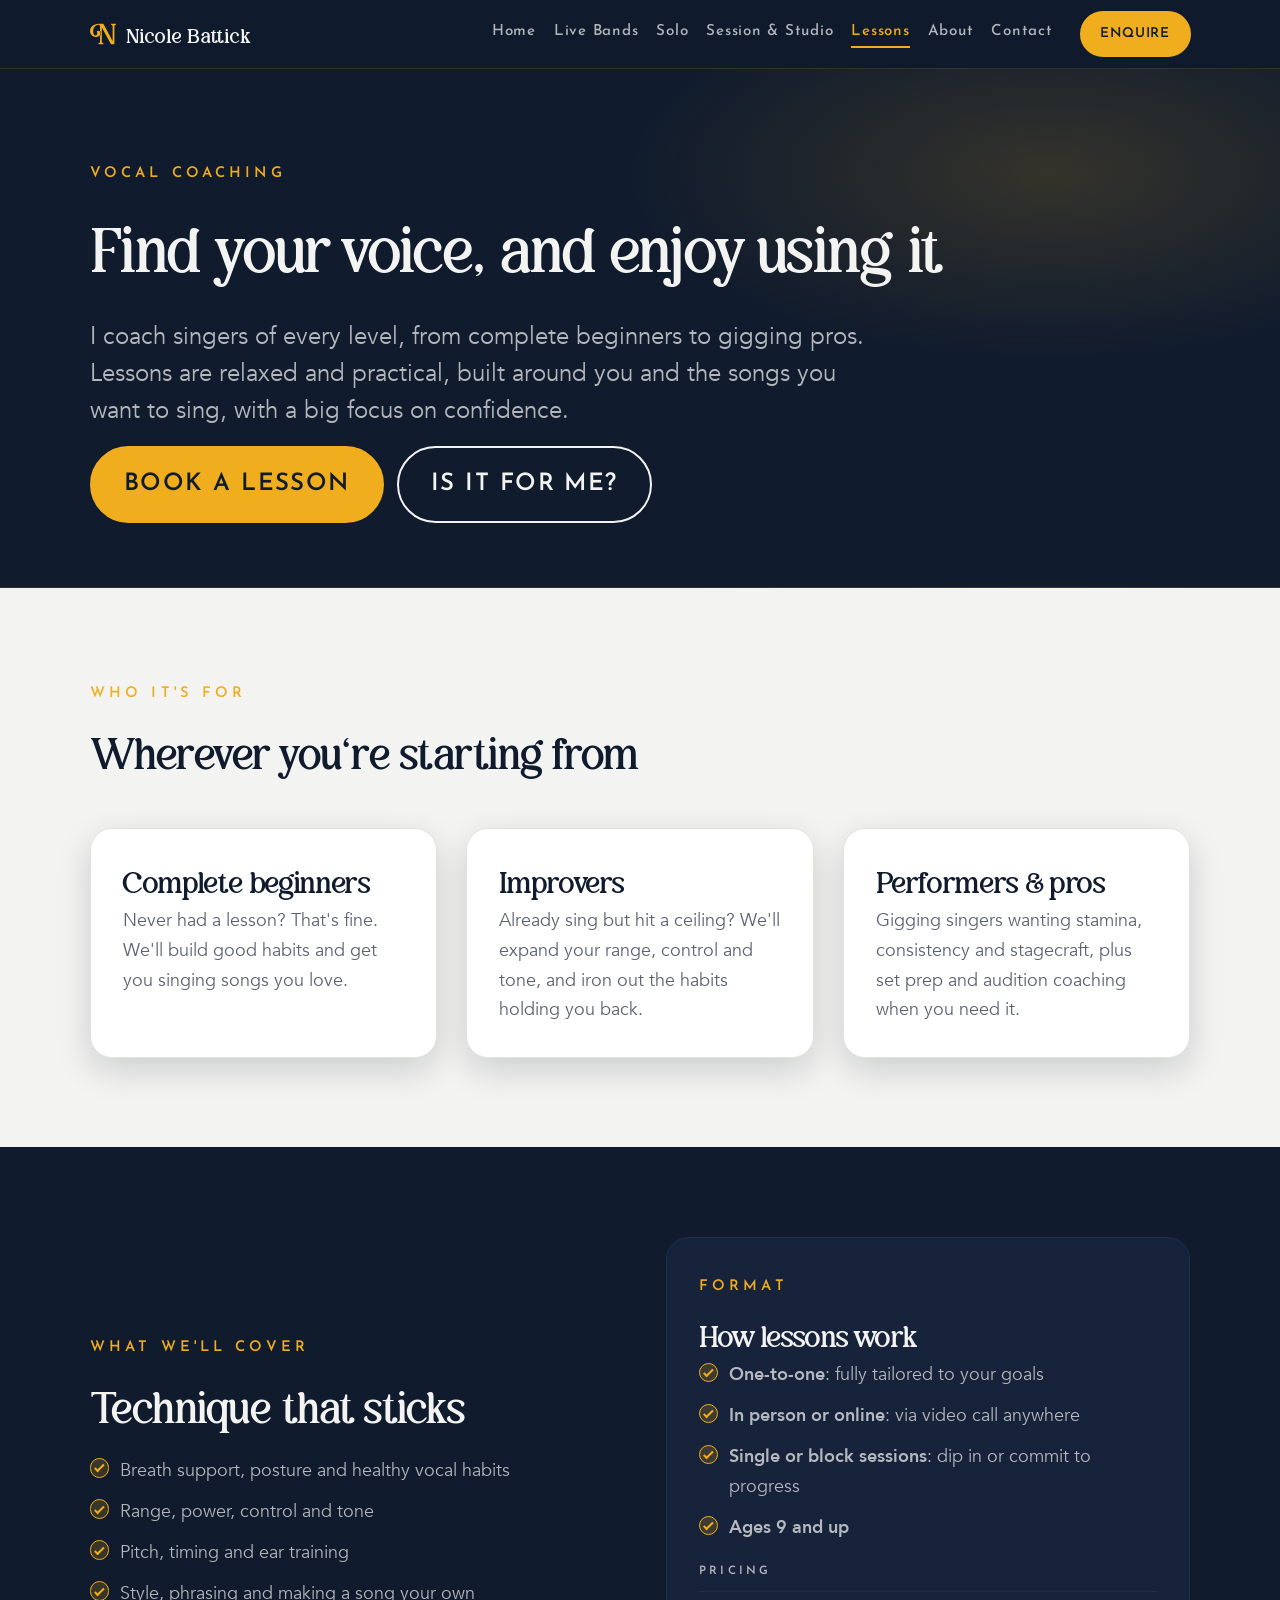
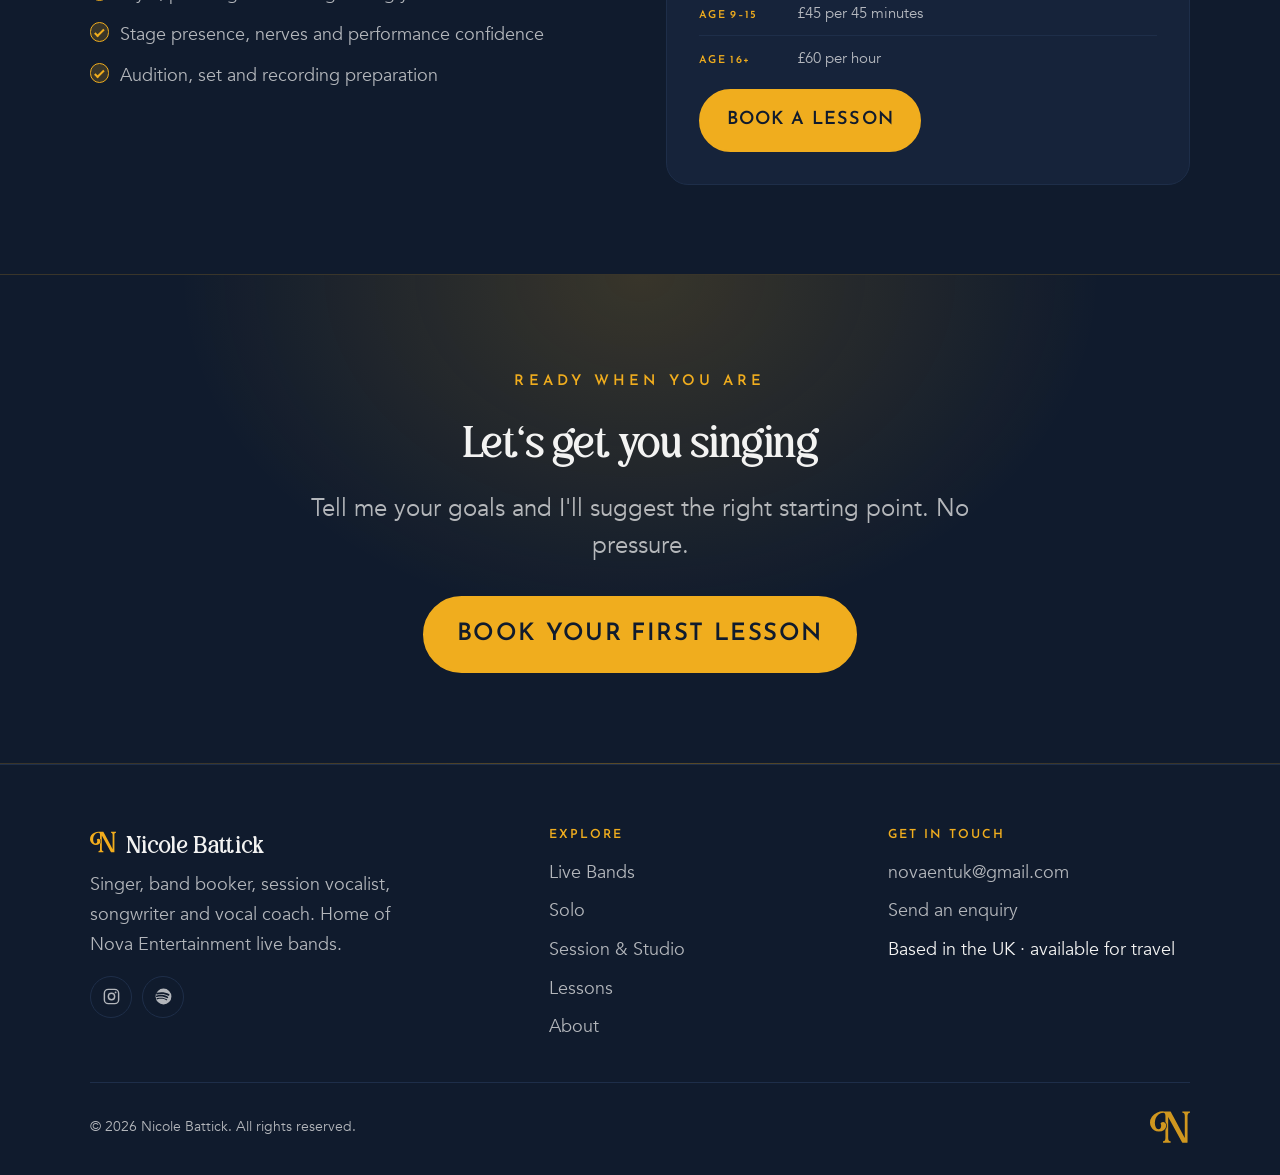
<file: lessons.html>
<!DOCTYPE html>
<html lang="en-GB" class="no-js">
<head>
  <meta charset="utf-8">
  <meta name="viewport" content="width=device-width, initial-scale=1">
  <title>Vocal Lessons &amp; Coaching — All Levels | Nicole Battick</title>
  <meta name="description" content="Vocal coaching with Nicole Battick — technique, confidence and performance for beginners to gigging singers. One-to-one lessons, in person or online. Book a lesson today.">

  <link rel="canonical" href="https://novaentuk.com/lessons.html">

  <meta property="og:type" content="website">
  <meta property="og:site_name" content="Nicole Battick">
  <meta property="og:title" content="Vocal Lessons &amp; Coaching — All Levels">
  <meta property="og:description" content="Technique, confidence and performance coaching for beginners to gigging singers. In person or online.">
  <meta property="og:image" content="https://novaentuk.com/assets/img/og-default.png">
  <meta property="og:url" content="https://novaentuk.com/lessons.html">

  <meta name="twitter:card" content="summary_large_image">
  <meta name="twitter:title" content="Vocal Lessons &amp; Coaching">
  <meta name="twitter:description" content="Technique, confidence and performance coaching. In person or online.">
  <meta name="twitter:image" content="https://novaentuk.com/assets/img/og-default.png">

  <link rel="icon" href="assets/logos/nova-mark.svg" type="image/svg+xml">
  <link rel="apple-touch-icon" href="assets/logos/nova-mark-300.png">
  <link rel="preload" href="assets/fonts/Avenir-Book.woff2" as="font" type="font/woff2" crossorigin>
  <link rel="preload" href="assets/fonts/BaliviaFreeBold.woff2" as="font" type="font/woff2" crossorigin>
  <link rel="stylesheet" href="css/styles.css?v=3">
  <script>document.documentElement.classList.remove('no-js');document.documentElement.classList.add('js');</script>
</head>
<body>
  <a class="skip-link" href="#main">Skip to content</a>

  <header class="site-header">
    <div class="container">
      <nav class="nav" aria-label="Primary">
        <a class="brand" href="index.html"><img class="brand-mark" src="assets/logos/nova-mark-gold.svg" alt="" aria-hidden="true"> Nicole Battick</a>
        <button class="nav-toggle" aria-expanded="false" aria-controls="nav-menu" aria-label="Open menu"><span></span><span></span><span></span></button>
        <div class="nav-menu" id="nav-menu">
          <ul class="nav-links">
            <li><a href="index.html">Home</a></li>
            <li><a href="live-bands.html">Live Bands</a></li>
            <li><a href="solo.html">Solo</a></li>
            <li><a href="session.html">Session &amp; Studio</a></li>
            <li><a href="lessons.html">Lessons</a></li>
            <li><a href="about.html">About</a></li>
            <li><a href="contact.html">Contact</a></li>
          </ul>
          <div class="nav-cta"><a class="btn" href="contact.html">Enquire</a></div>
        </div>
      </nav>
    </div>
  </header>

  <main id="main">

    <section class="page-hero">
      <div class="container">
        <span class="eyebrow">Vocal Coaching</span>
        <h1>Find your voice, and enjoy using it</h1>
        <p class="lead">
          I coach singers of every level, from complete beginners to gigging pros. Lessons
          are relaxed and practical, built around you and the songs you want to sing, with
          a big focus on confidence.
        </p>
        <div class="btn-row">
          <a class="btn btn--lg" href="contact.html">Book a lesson</a>
          <a class="btn btn--ghost btn--lg" href="#who">Is it for me?</a>
        </div>
      </div>
    </section>

    <section class="section section--pale" id="who">
      <div class="container">
        <div class="section-header reveal">
          <span class="eyebrow">Who it's for</span>
          <h2>Wherever you're starting from</h2>
        </div>
        <div class="grid grid--3 reveal">
          <div class="card">
            <h3>Complete beginners</h3>
            <p>Never had a lesson? That's fine. We'll build good habits and get you singing songs you love.</p>
          </div>
          <div class="card">
            <h3>Improvers</h3>
            <p>Already sing but hit a ceiling? We'll expand your range, control and tone, and iron out the habits holding you back.</p>
          </div>
          <div class="card">
            <h3>Performers &amp; pros</h3>
            <p>Gigging singers wanting stamina, consistency and stagecraft, plus set prep and audition coaching when you need it.</p>
          </div>
        </div>
      </div>
    </section>

    <section class="section section--navy">
      <div class="container">
        <div class="split">
          <div class="split-copy reveal">
            <span class="eyebrow">What we'll cover</span>
            <h2>Technique that sticks</h2>
            <ul class="tick-list">
              <li>Breath support, posture and healthy vocal habits</li>
              <li>Range, power, control and tone</li>
              <li>Pitch, timing and ear training</li>
              <li>Style, phrasing and making a song your own</li>
              <li>Stage presence, nerves and performance confidence</li>
              <li>Audition, set and recording preparation</li>
            </ul>
          </div>
          <div class="split-media reveal">
            <div class="card">
              <span class="eyebrow">Format</span>
              <h3>How lessons work</h3>
              <ul class="tick-list" style="margin-top: 0.5rem;">
                <li><strong>One-to-one</strong>: fully tailored to your goals</li>
                <li><strong>In person or online</strong>: via video call anywhere</li>
                <li><strong>Single or block sessions</strong>: dip in or commit to progress</li>
                <li><strong>Ages 9 and up</strong></li>
              </ul>
              <p class="eyebrow" style="margin: 1.2rem 0 0.2rem; font-size: 0.72rem;">Pricing</p>
              <div class="pkg-meta">
                <div class="meta-row"><span class="meta-label">Age 9–15</span><span class="meta-val">£45 per 45 minutes</span></div>
                <div class="meta-row"><span class="meta-label">Age 16+</span><span class="meta-val">£60 per hour</span></div>
              </div>
              <div class="btn-row" style="margin-top: 1.2rem;">
                <a class="btn" href="contact.html">Book a lesson</a>
              </div>
            </div>
          </div>
        </div>
      </div>
    </section>

    <section class="section cta-band">
      <div class="container container--narrow reveal">
        <span class="eyebrow">Ready when you are</span>
        <h2>Let's get you singing</h2>
        <p class="lead">Tell me your goals and I'll suggest the right starting point. No pressure.</p>
        <div class="btn-row btn-row--center"><a class="btn btn--lg" href="contact.html">Book your first lesson</a></div>
      </div>
    </section>

  </main>

  <footer class="site-footer">
    <div class="container">
      <div class="footer-grid">
        <div class="footer-brand">
          <a class="brand" href="index.html"><img class="brand-mark" src="assets/logos/nova-mark-gold.svg" alt="" aria-hidden="true"> Nicole Battick</a>
          <p>Singer, band booker, session vocalist, songwriter and vocal coach. Home of Nova Entertainment live bands.</p>
          <div class="socials" aria-label="Social links">
            <a href="https://www.instagram.com/nicolebattickmusic/" target="_blank" rel="noopener" aria-label="Instagram"><svg viewBox="0 0 24 24" fill="none" aria-hidden="true"><rect x="3" y="3" width="18" height="18" rx="5" stroke="currentColor" stroke-width="1.8"/><circle cx="12" cy="12" r="4" stroke="currentColor" stroke-width="1.8"/><circle cx="17.2" cy="6.8" r="1.2" fill="currentColor"/></svg></a>
            <a href="https://open.spotify.com/artist/1M5L3xkXazG3Sickpim1sv" target="_blank" rel="noopener" aria-label="Spotify"><svg viewBox="0 0 24 24" aria-hidden="true"><path fill="currentColor" d="M12 2a10 10 0 1 0 0 20 10 10 0 0 0 0-20Zm4.6 14.4a.8.8 0 0 1-1.1.3c-3-1.8-6.7-2.2-11.1-1.2a.8.8 0 1 1-.4-1.5c4.8-1.1 8.9-.6 12.2 1.4.4.2.5.7.4 1Zm1.2-2.7a1 1 0 0 1-1.3.3c-3.4-2.1-8.6-2.7-12.6-1.5a1 1 0 1 1-.6-1.9c4.6-1.4 10.3-.7 14.2 1.7.5.3.6.9.3 1.4Zm.1-2.8C14 8.6 7.9 8.4 4.4 9.5a1.2 1.2 0 1 1-.7-2.3C7.8 6 14.5 6.2 18.9 8.8a1.2 1.2 0 0 1-1.2 2.1Z"/></svg></a>
          </div>
        </div>
        <div class="footer-col">
          <h4>Explore</h4>
          <ul>
            <li><a href="live-bands.html">Live Bands</a></li>
            <li><a href="solo.html">Solo</a></li>
            <li><a href="session.html">Session &amp; Studio</a></li>
            <li><a href="lessons.html">Lessons</a></li>
            <li><a href="about.html">About</a></li>
          </ul>
        </div>
        <div class="footer-col">
          <h4>Get in touch</h4>
          <ul>
            <li><a href="mailto:novaentuk@gmail.com">novaentuk@gmail.com</a></li>
            <li><a href="contact.html">Send an enquiry</a></li>
            <li>Based in the UK · available for travel</li>
          </ul>
        </div>
      </div>
      <div class="footer-bottom">
        <span>© <span id="year">2026</span> Nicole Battick. All rights reserved.</span>
        <img class="footer-crest" src="assets/logos/nova-mark-gold.svg" alt="Nova Entertainment monogram">
      </div>
    </div>
  </footer>

  <script src="js/main.js?v=3" defer></script>
</body>
</html>
</file>
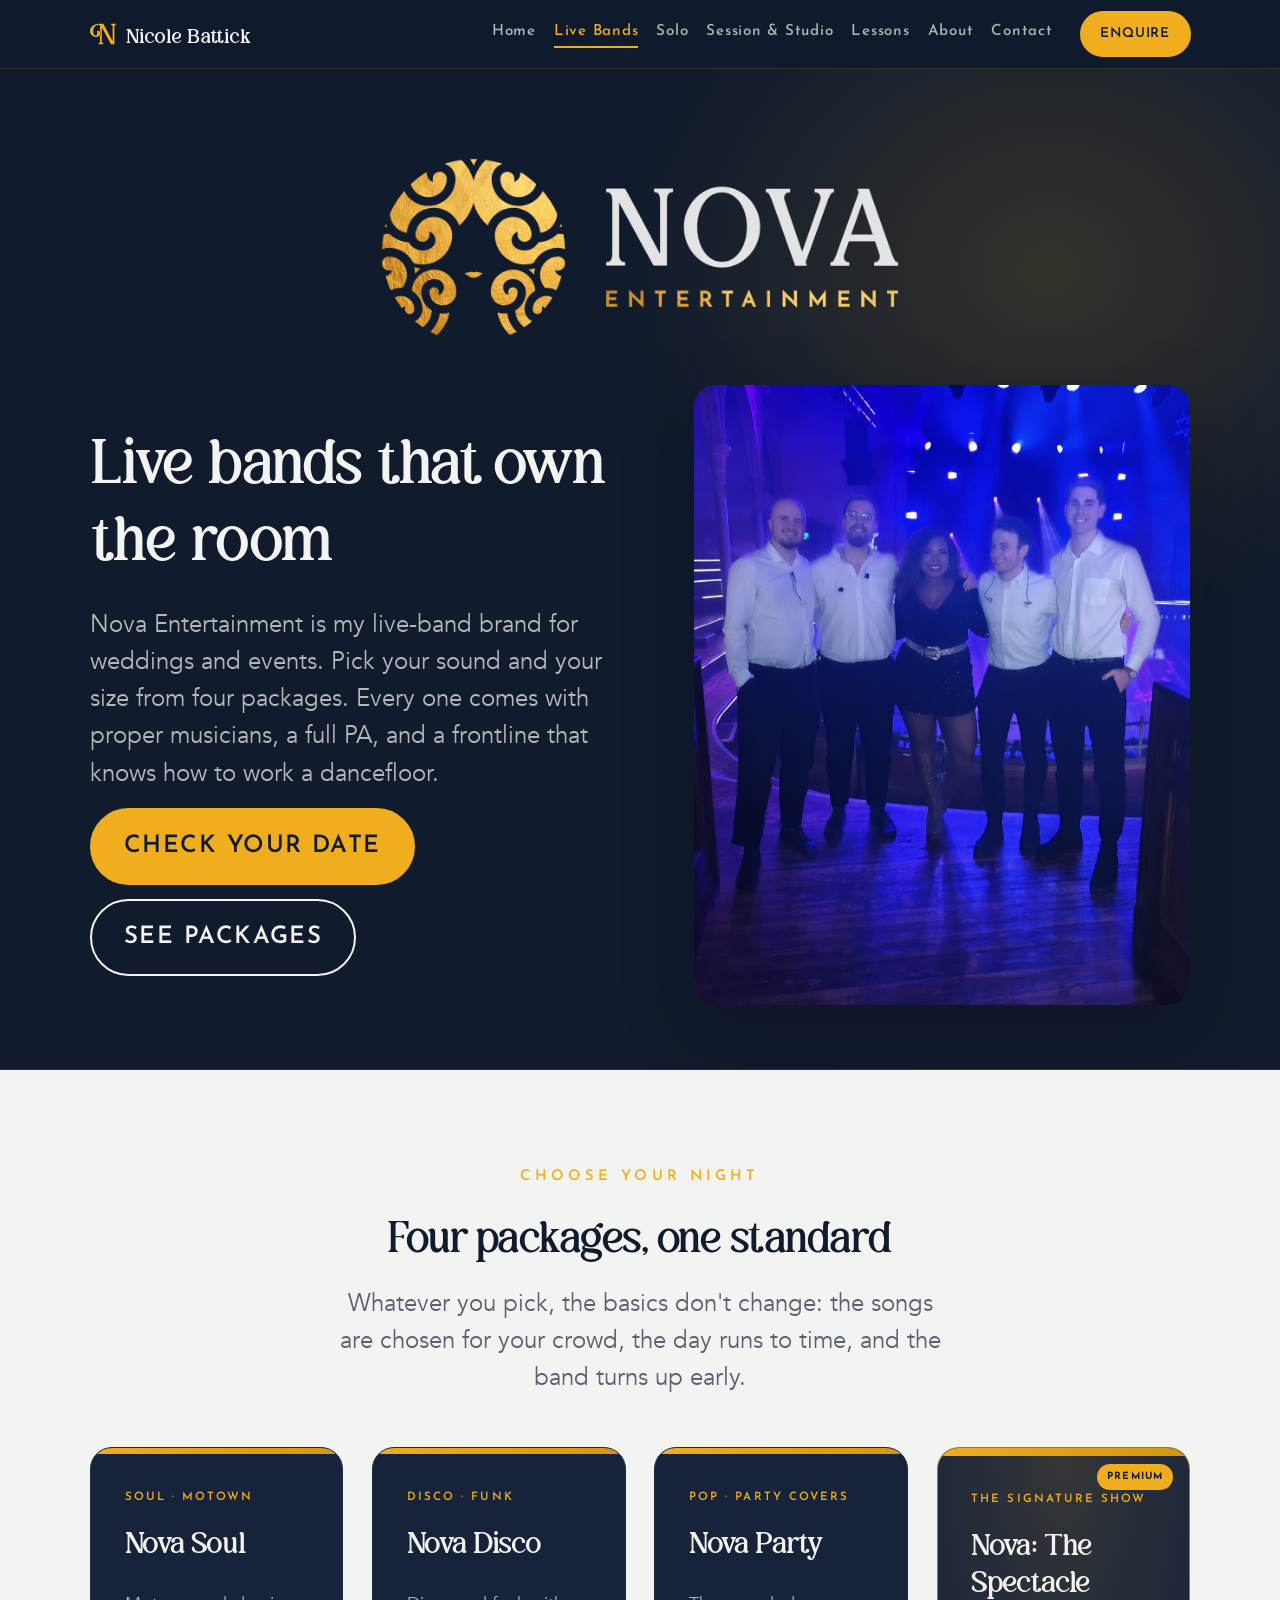
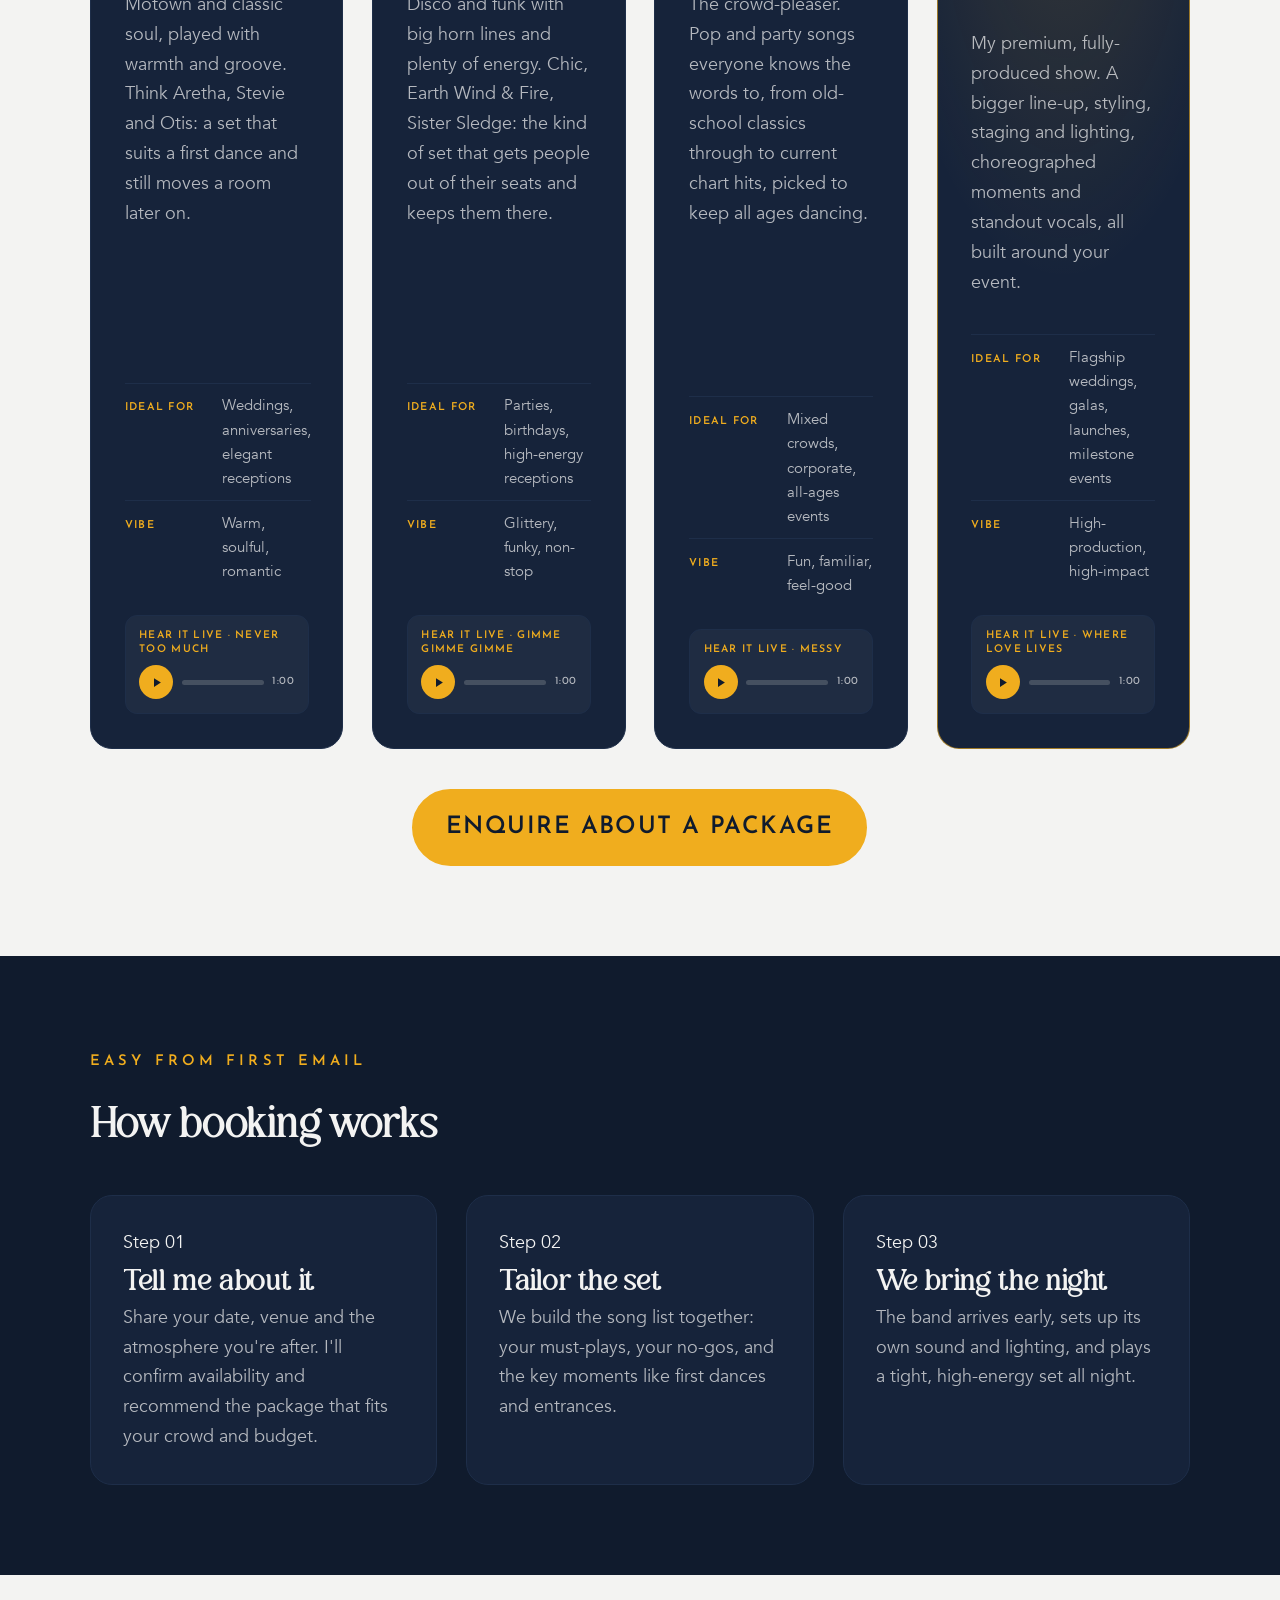
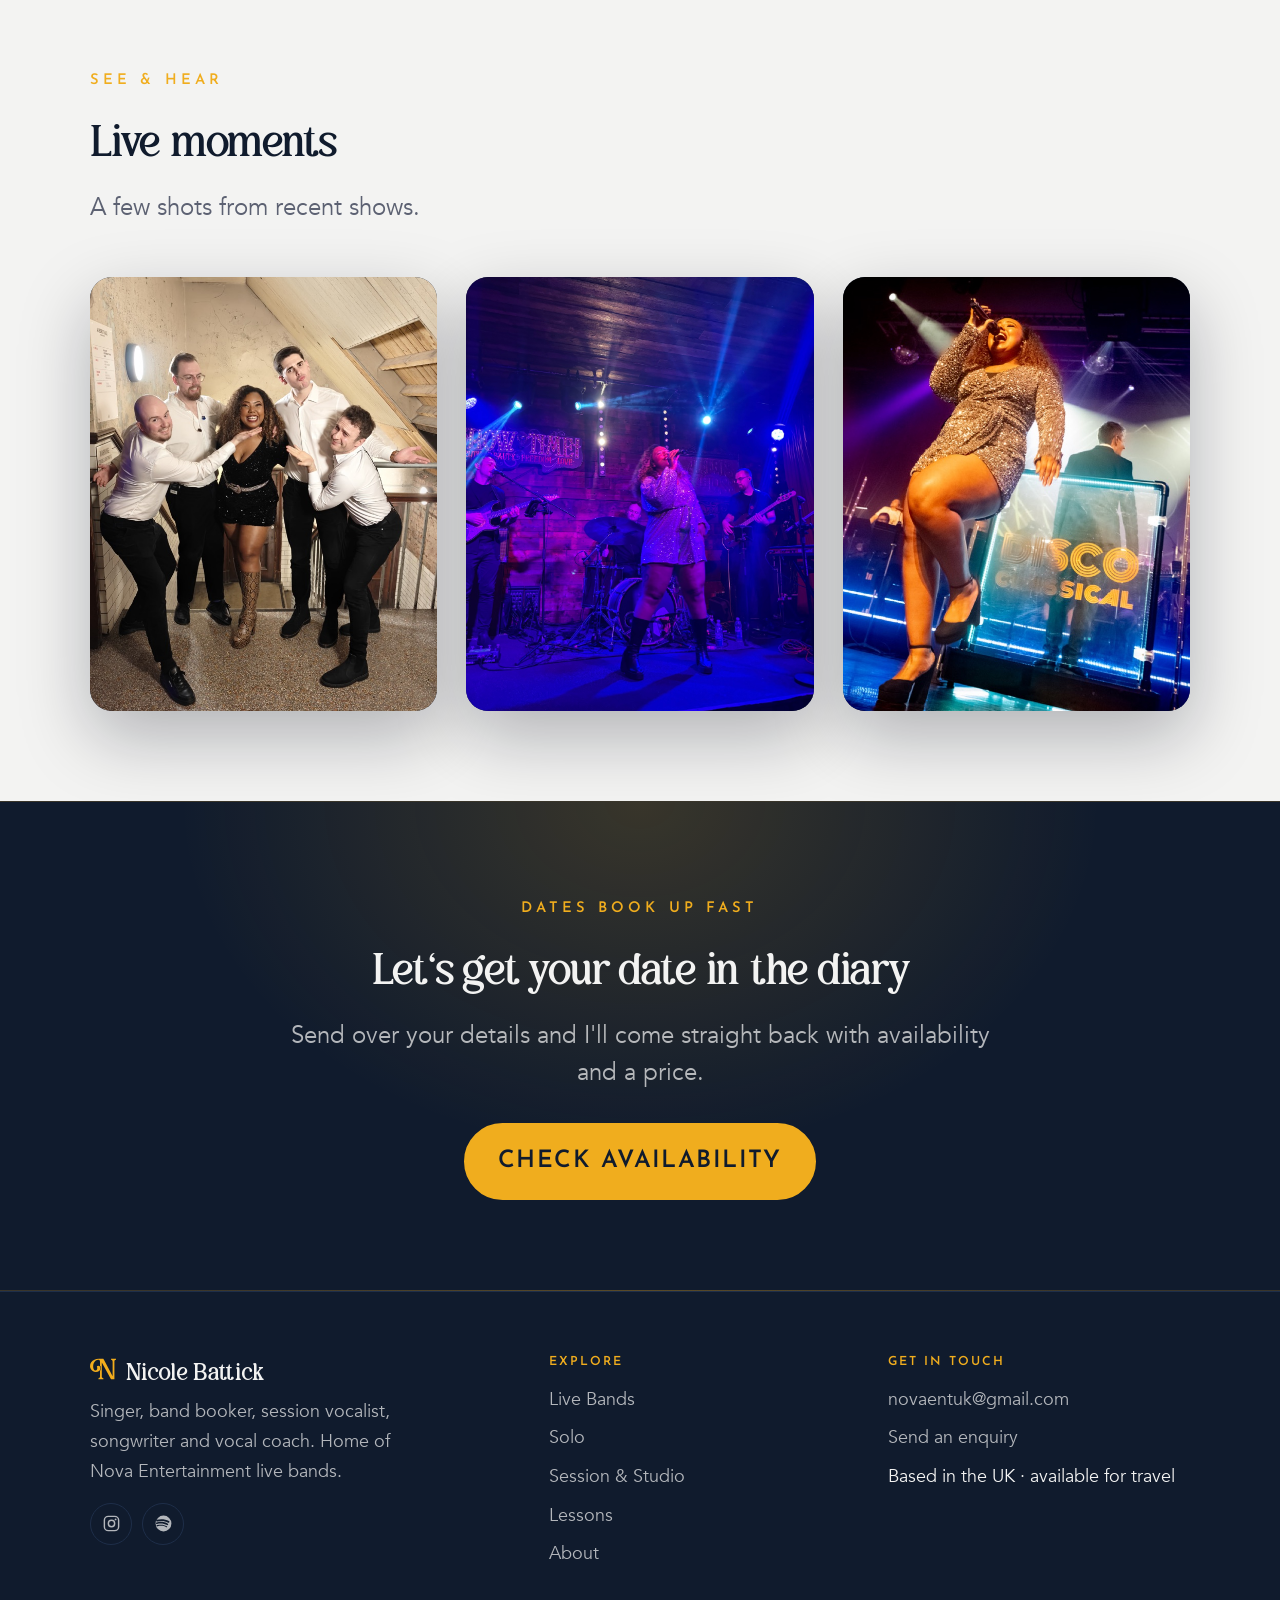
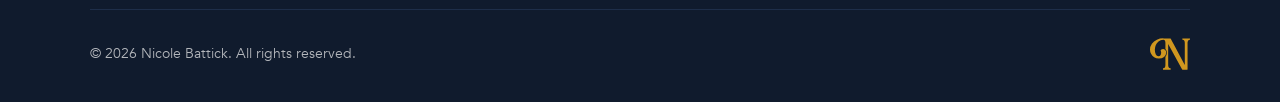
<file: live-bands.html>
<!DOCTYPE html>
<html lang="en-GB" class="no-js">
<head>
  <meta charset="utf-8">
  <meta name="viewport" content="width=device-width, initial-scale=1">
  <title>Live Bands — Nova Entertainment | Nicole Battick</title>
  <meta name="description" content="Nova Entertainment live bands for weddings and events. Four packages — Nova Soul, Nova Disco, Nova Party and Nova: The Spectacle — from soulful Motown to a full high-production show.">

  <link rel="canonical" href="https://novaentuk.com/live-bands.html">

  <meta property="og:type" content="website">
  <meta property="og:site_name" content="Nicole Battick">
  <meta property="og:title" content="Live Bands — Nova Entertainment">
  <meta property="og:description" content="Four show-ready band packages for weddings and events, from soulful Motown to a full high-production spectacle.">
  <meta property="og:image" content="https://novaentuk.com/assets/img/og-default.png">
  <meta property="og:url" content="https://novaentuk.com/live-bands.html">

  <meta name="twitter:card" content="summary_large_image">
  <meta name="twitter:title" content="Live Bands — Nova Entertainment">
  <meta name="twitter:description" content="Four show-ready band packages for weddings and events.">
  <meta name="twitter:image" content="https://novaentuk.com/assets/img/og-default.png">

  <link rel="icon" href="assets/logos/nova-mark.svg" type="image/svg+xml">
  <link rel="apple-touch-icon" href="assets/logos/nova-mark-300.png">
  <link rel="preload" href="assets/fonts/Avenir-Book.woff2" as="font" type="font/woff2" crossorigin>
  <link rel="preload" href="assets/fonts/BaliviaFreeBold.woff2" as="font" type="font/woff2" crossorigin>
  <link rel="stylesheet" href="css/styles.css?v=3">
  <script>document.documentElement.classList.remove('no-js');document.documentElement.classList.add('js');</script>
</head>
<body>
  <a class="skip-link" href="#main">Skip to content</a>

  <!-- ===================== HEADER / NAV ===================== -->
  <header class="site-header">
    <div class="container">
      <nav class="nav" aria-label="Primary">
        <a class="brand" href="index.html">
          <img class="brand-mark" src="assets/logos/nova-mark-gold.svg" alt="" aria-hidden="true">
          Nicole Battick
        </a>
        <button class="nav-toggle" aria-expanded="false" aria-controls="nav-menu" aria-label="Open menu">
          <span></span><span></span><span></span>
        </button>
        <div class="nav-menu" id="nav-menu">
          <ul class="nav-links">
            <li><a href="index.html">Home</a></li>
            <li><a href="live-bands.html">Live Bands</a></li>
            <li><a href="solo.html">Solo</a></li>
            <li><a href="session.html">Session &amp; Studio</a></li>
            <li><a href="lessons.html">Lessons</a></li>
            <li><a href="about.html">About</a></li>
            <li><a href="contact.html">Contact</a></li>
          </ul>
          <div class="nav-cta"><a class="btn" href="contact.html">Enquire</a></div>
        </div>
      </nav>
    </div>
  </header>

  <main id="main">

    <!-- ===================== PAGE HERO ===================== -->
    <section class="page-hero">
      <div class="container">
        <div class="hero-brand">
          <img src="assets/logos/nova-secondary-gold.png" alt="Nova Entertainment">
        </div>
        <div class="hero-grid">
          <div>
            <h1>Live bands that own the room</h1>
            <p class="lead">
              Nova Entertainment is my live-band brand for weddings and events. Pick your sound
              and your size from four packages. Every one comes with proper musicians, a full
              PA, and a frontline that knows how to work a dancefloor.
            </p>
            <div class="btn-row">
              <a class="btn btn--lg" href="contact.html">Check your date</a>
              <a class="btn btn--ghost btn--lg" href="#packages">See packages</a>
            </div>
          </div>
          <div class="hero-media">
            <div class="media-frame media-frame--portrait">
              <img src="assets/img/band-lineup.jpg" alt="Nicole Battick with her band at a venue">
            </div>
          </div>
        </div>
      </div>
    </section>

    <!-- ===================== THE PACKAGES ===================== -->
    <section class="section section--pale" id="packages">
      <div class="container">
        <div class="section-header text-center mx-auto reveal">
          <span class="eyebrow">Choose your night</span>
          <h2>Four packages, one standard</h2>
          <p class="lead mx-auto" style="text-align:center;">
            Whatever you pick, the basics don't change: the songs are chosen for your crowd,
            the day runs to time, and the band turns up early.
          </p>
        </div>

        <div class="grid grid--4 reveal">

          <!-- Nova Soul -->
          <article class="package-card">
            <div class="pkg-top"></div>
            <div class="pkg-body">
              <span class="pkg-kicker">Soul · Motown</span>
              <h3 class="pkg-name">Nova Soul</h3>
              <p>Motown and classic soul, played with warmth and groove. Think Aretha, Stevie
                and Otis: a set that suits a first dance and still moves a room later on.</p>
              <div class="pkg-meta">
                <div class="meta-row"><span class="meta-label">Ideal for</span><span class="meta-val">Weddings, anniversaries, elegant receptions</span></div>
                <div class="meta-row"><span class="meta-label">Vibe</span><span class="meta-val">Warm, soulful, romantic</span></div>
              </div>
              <div class="pkg-audio">
                <span class="pkg-audio-label">Hear it live · Never Too Much</span>
                <div class="aplayer">
                  <button class="aplayer-btn" type="button" aria-label="Play Never Too Much">
                    <svg class="ic ic-play" viewBox="0 0 24 24" aria-hidden="true"><path d="M8 5v14l11-7-11-7Z" fill="currentColor"/></svg>
                    <svg class="ic ic-pause" viewBox="0 0 24 24" aria-hidden="true"><path d="M7 5h3.5v14H7zM13.5 5H17v14h-3.5z" fill="currentColor"/></svg>
                  </button>
                  <div class="aplayer-bar"><span class="aplayer-fill"></span></div>
                  <span class="aplayer-time">–:––</span>
                  <audio preload="metadata" src="assets/audio/nova-soul.mp3"></audio>
                </div>
              </div>
            </div>
          </article>

          <!-- Nova Disco -->
          <article class="package-card">
            <div class="pkg-top"></div>
            <div class="pkg-body">
              <span class="pkg-kicker">Disco · Funk</span>
              <h3 class="pkg-name">Nova Disco</h3>
              <p>Disco and funk with big horn lines and plenty of energy. Chic, Earth Wind
                &amp; Fire, Sister Sledge: the kind of set that gets people out of their seats
                and keeps them there.</p>
              <div class="pkg-meta">
                <div class="meta-row"><span class="meta-label">Ideal for</span><span class="meta-val">Parties, birthdays, high-energy receptions</span></div>
                <div class="meta-row"><span class="meta-label">Vibe</span><span class="meta-val">Glittery, funky, non-stop</span></div>
              </div>
              <div class="pkg-audio">
                <span class="pkg-audio-label">Hear it live · Gimme Gimme Gimme</span>
                <div class="aplayer">
                  <button class="aplayer-btn" type="button" aria-label="Play Gimme Gimme Gimme">
                    <svg class="ic ic-play" viewBox="0 0 24 24" aria-hidden="true"><path d="M8 5v14l11-7-11-7Z" fill="currentColor"/></svg>
                    <svg class="ic ic-pause" viewBox="0 0 24 24" aria-hidden="true"><path d="M7 5h3.5v14H7zM13.5 5H17v14h-3.5z" fill="currentColor"/></svg>
                  </button>
                  <div class="aplayer-bar"><span class="aplayer-fill"></span></div>
                  <span class="aplayer-time">–:––</span>
                  <audio preload="metadata" src="assets/audio/nova-disco.mp3"></audio>
                </div>
              </div>
            </div>
          </article>

          <!-- Nova Party -->
          <article class="package-card">
            <div class="pkg-top"></div>
            <div class="pkg-body">
              <span class="pkg-kicker">Pop · Party Covers</span>
              <h3 class="pkg-name">Nova Party</h3>
              <p>The crowd-pleaser. Pop and party songs everyone knows the words to, from
                old-school classics through to current chart hits, picked to keep all ages
                dancing.</p>
              <div class="pkg-meta">
                <div class="meta-row"><span class="meta-label">Ideal for</span><span class="meta-val">Mixed crowds, corporate, all-ages events</span></div>
                <div class="meta-row"><span class="meta-label">Vibe</span><span class="meta-val">Fun, familiar, feel-good</span></div>
              </div>
              <div class="pkg-audio">
                <span class="pkg-audio-label">Hear it live · Messy</span>
                <div class="aplayer">
                  <button class="aplayer-btn" type="button" aria-label="Play Messy">
                    <svg class="ic ic-play" viewBox="0 0 24 24" aria-hidden="true"><path d="M8 5v14l11-7-11-7Z" fill="currentColor"/></svg>
                    <svg class="ic ic-pause" viewBox="0 0 24 24" aria-hidden="true"><path d="M7 5h3.5v14H7zM13.5 5H17v14h-3.5z" fill="currentColor"/></svg>
                  </button>
                  <div class="aplayer-bar"><span class="aplayer-fill"></span></div>
                  <span class="aplayer-time">–:––</span>
                  <audio preload="metadata" src="assets/audio/nova-party.mp3"></audio>
                </div>
              </div>
            </div>
          </article>

          <!-- Nova: The Spectacle (premium) -->
          <article class="package-card package-card--feature">
            <span class="badge">Premium</span>
            <div class="pkg-top"></div>
            <div class="pkg-body">
              <span class="pkg-kicker">The Signature Show</span>
              <h3 class="pkg-name">Nova: The Spectacle</h3>
              <p>My premium, fully-produced show. A bigger line-up, styling, staging and
                lighting, choreographed moments and standout vocals, all built around your
                event.</p>
              <div class="pkg-meta">
                <div class="meta-row"><span class="meta-label">Ideal for</span><span class="meta-val">Flagship weddings, galas, launches, milestone events</span></div>
                <div class="meta-row"><span class="meta-label">Vibe</span><span class="meta-val">High-production, high-impact</span></div>
              </div>
              <div class="pkg-audio">
                <span class="pkg-audio-label">Hear it live · Where Love Lives</span>
                <div class="aplayer">
                  <button class="aplayer-btn" type="button" aria-label="Play Where Love Lives">
                    <svg class="ic ic-play" viewBox="0 0 24 24" aria-hidden="true"><path d="M8 5v14l11-7-11-7Z" fill="currentColor"/></svg>
                    <svg class="ic ic-pause" viewBox="0 0 24 24" aria-hidden="true"><path d="M7 5h3.5v14H7zM13.5 5H17v14h-3.5z" fill="currentColor"/></svg>
                  </button>
                  <div class="aplayer-bar"><span class="aplayer-fill"></span></div>
                  <span class="aplayer-time">–:––</span>
                  <audio preload="metadata" src="assets/audio/nova-spectacle.mp3"></audio>
                </div>
              </div>
            </div>
          </article>

        </div>

        <div class="btn-row btn-row--center reveal" style="margin-top: 2.5rem;">
          <a class="btn btn--lg" href="contact.html">Enquire about a package</a>
        </div>
      </div>
    </section>

    <!-- ===================== HOW IT WORKS ===================== -->
    <section class="section section--navy">
      <div class="container">
        <div class="section-header reveal">
          <span class="eyebrow">Easy from first email</span>
          <h2>How booking works</h2>
        </div>
        <div class="grid grid--3 reveal">
          <div class="card">
            <span class="card-index">Step 01</span>
            <h3>Tell me about it</h3>
            <p>Share your date, venue and the atmosphere you're after. I'll confirm availability and recommend the package that fits your crowd and budget.</p>
          </div>
          <div class="card">
            <span class="card-index">Step 02</span>
            <h3>Tailor the set</h3>
            <p>We build the song list together: your must-plays, your no-gos, and the key moments like first dances and entrances.</p>
          </div>
          <div class="card">
            <span class="card-index">Step 03</span>
            <h3>We bring the night</h3>
            <p>The band arrives early, sets up its own sound and lighting, and plays a tight, high-energy set all night.</p>
          </div>
        </div>
      </div>
    </section>

    <!-- ===================== GALLERY PLACEHOLDER ===================== -->
    <section class="section section--pale">
      <div class="container">
        <div class="section-header reveal">
          <span class="eyebrow">See &amp; hear</span>
          <h2>Live moments</h2>
          <p class="lead">A few shots from recent shows.</p>
        </div>
        <div class="grid grid--3 reveal">
          <div class="media-frame media-frame--portrait">
            <img src="assets/img/band-fun.jpg" alt="Nicole Battick and the band between sets">
          </div>
          <div class="media-frame media-frame--portrait">
            <img src="assets/img/home-band.jpg" alt="Nicole Battick performing with her band on stage">
          </div>
          <div class="media-frame media-frame--portrait">
            <img src="assets/img/live-disco.jpg" alt="Nicole Battick singing on stage with her band">
          </div>
        </div>
      </div>
    </section>

    <!-- ===================== CTA BAND ===================== -->
    <section class="section cta-band">
      <div class="container container--narrow reveal">
        <span class="eyebrow">Dates book up fast</span>
        <h2>Let's get your date in the diary</h2>
        <p class="lead">Send over your details and I'll come straight back with availability and a price.</p>
        <div class="btn-row btn-row--center">
          <a class="btn btn--lg" href="contact.html">Check availability</a>
        </div>
      </div>
    </section>

  </main>

  <!-- ===================== FOOTER ===================== -->
  <footer class="site-footer">
    <div class="container">
      <div class="footer-grid">
        <div class="footer-brand">
          <a class="brand" href="index.html">
            <img class="brand-mark" src="assets/logos/nova-mark-gold.svg" alt="" aria-hidden="true">
            Nicole Battick
          </a>
          <p>Singer, band booker, session vocalist, songwriter and vocal coach. Home of Nova Entertainment live bands.</p>
          <div class="socials" aria-label="Social links">
            <a href="https://www.instagram.com/nicolebattickmusic/" target="_blank" rel="noopener" aria-label="Instagram"><svg viewBox="0 0 24 24" fill="none" aria-hidden="true"><rect x="3" y="3" width="18" height="18" rx="5" stroke="currentColor" stroke-width="1.8"/><circle cx="12" cy="12" r="4" stroke="currentColor" stroke-width="1.8"/><circle cx="17.2" cy="6.8" r="1.2" fill="currentColor"/></svg></a>
            <a href="https://open.spotify.com/artist/1M5L3xkXazG3Sickpim1sv" target="_blank" rel="noopener" aria-label="Spotify"><svg viewBox="0 0 24 24" aria-hidden="true"><path fill="currentColor" d="M12 2a10 10 0 1 0 0 20 10 10 0 0 0 0-20Zm4.6 14.4a.8.8 0 0 1-1.1.3c-3-1.8-6.7-2.2-11.1-1.2a.8.8 0 1 1-.4-1.5c4.8-1.1 8.9-.6 12.2 1.4.4.2.5.7.4 1Zm1.2-2.7a1 1 0 0 1-1.3.3c-3.4-2.1-8.6-2.7-12.6-1.5a1 1 0 1 1-.6-1.9c4.6-1.4 10.3-.7 14.2 1.7.5.3.6.9.3 1.4Zm.1-2.8C14 8.6 7.9 8.4 4.4 9.5a1.2 1.2 0 1 1-.7-2.3C7.8 6 14.5 6.2 18.9 8.8a1.2 1.2 0 0 1-1.2 2.1Z"/></svg></a>
          </div>
        </div>
        <div class="footer-col">
          <h4>Explore</h4>
          <ul>
            <li><a href="live-bands.html">Live Bands</a></li>
            <li><a href="solo.html">Solo</a></li>
            <li><a href="session.html">Session &amp; Studio</a></li>
            <li><a href="lessons.html">Lessons</a></li>
            <li><a href="about.html">About</a></li>
          </ul>
        </div>
        <div class="footer-col">
          <h4>Get in touch</h4>
          <ul>
            <li><a href="mailto:novaentuk@gmail.com">novaentuk@gmail.com</a></li>
            <li><a href="contact.html">Send an enquiry</a></li>
            <li>Based in the UK · available for travel</li>
          </ul>
        </div>
      </div>
      <div class="footer-bottom">
        <span>© <span id="year">2026</span> Nicole Battick. All rights reserved.</span>
        <img class="footer-crest" src="assets/logos/nova-mark-gold.svg" alt="Nova Entertainment monogram">
      </div>
    </div>
  </footer>

  <script src="js/main.js?v=3" defer></script>
</body>
</html>
</file>
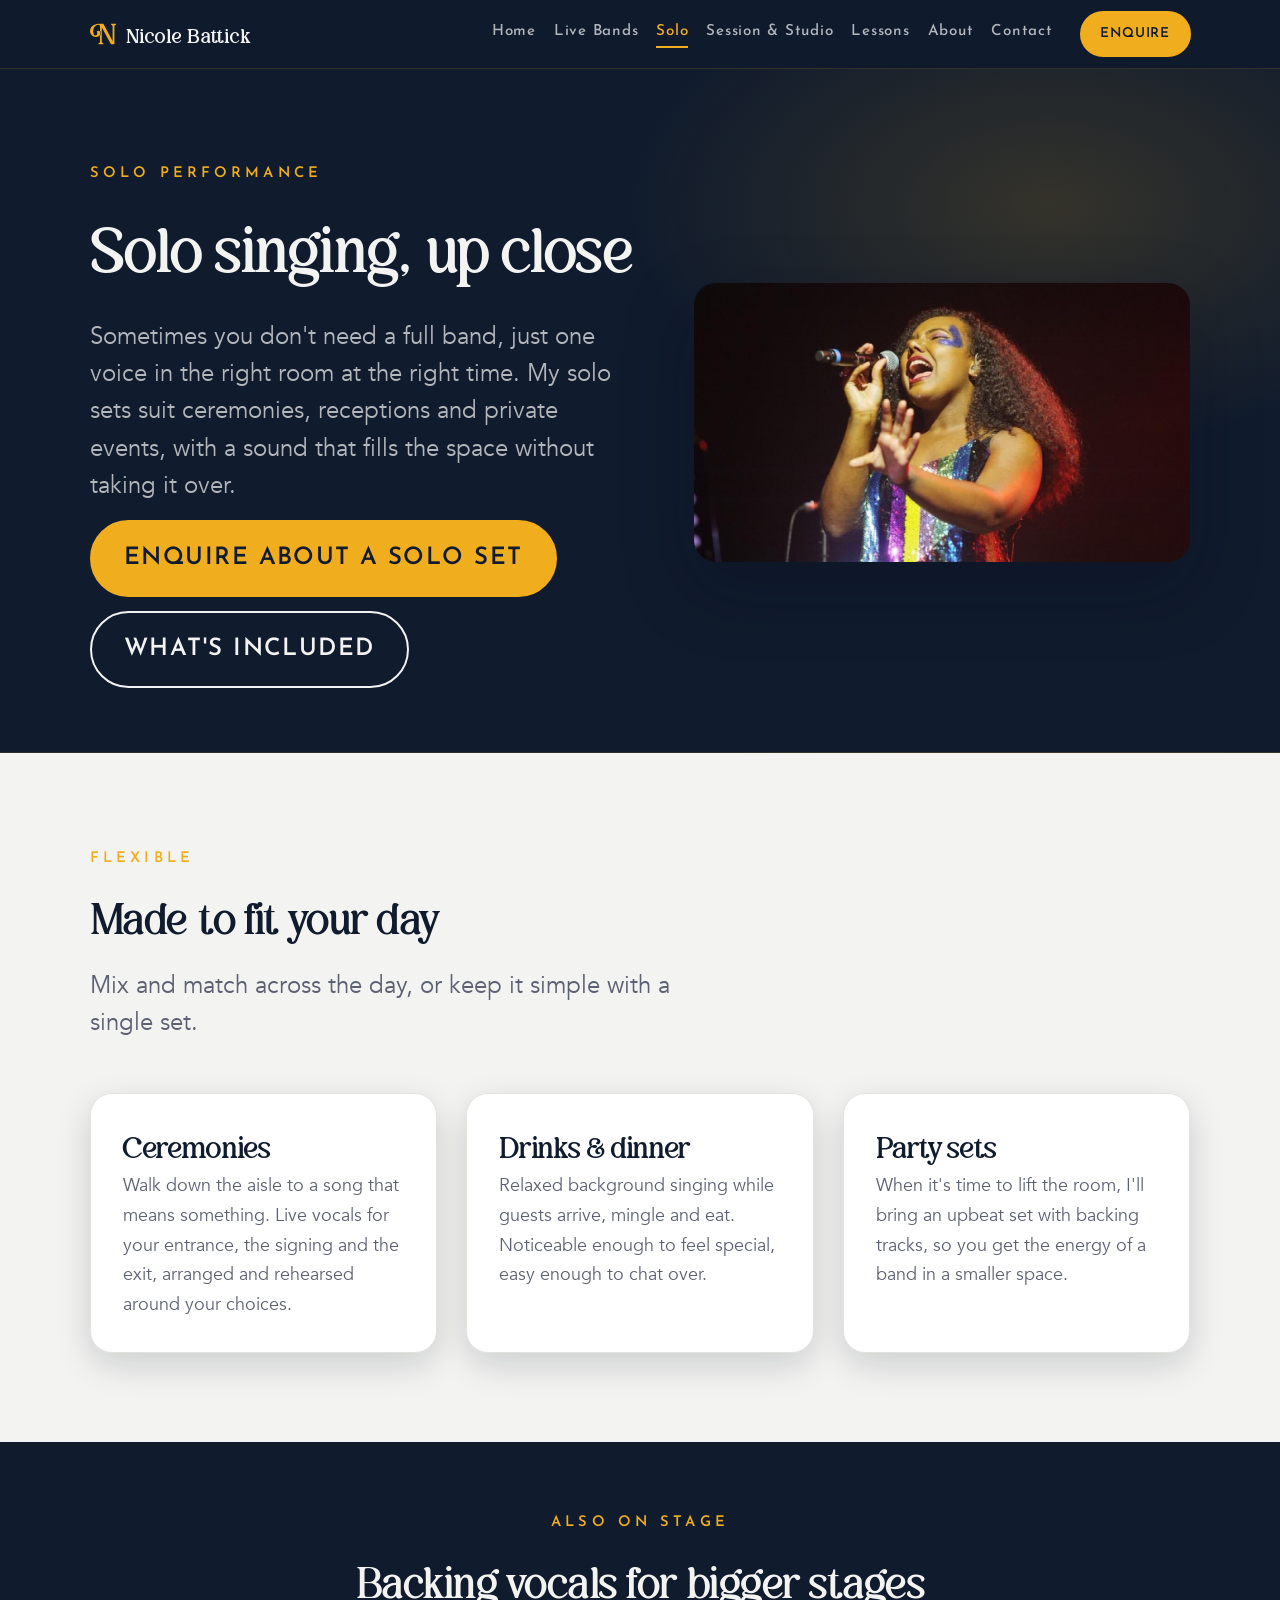
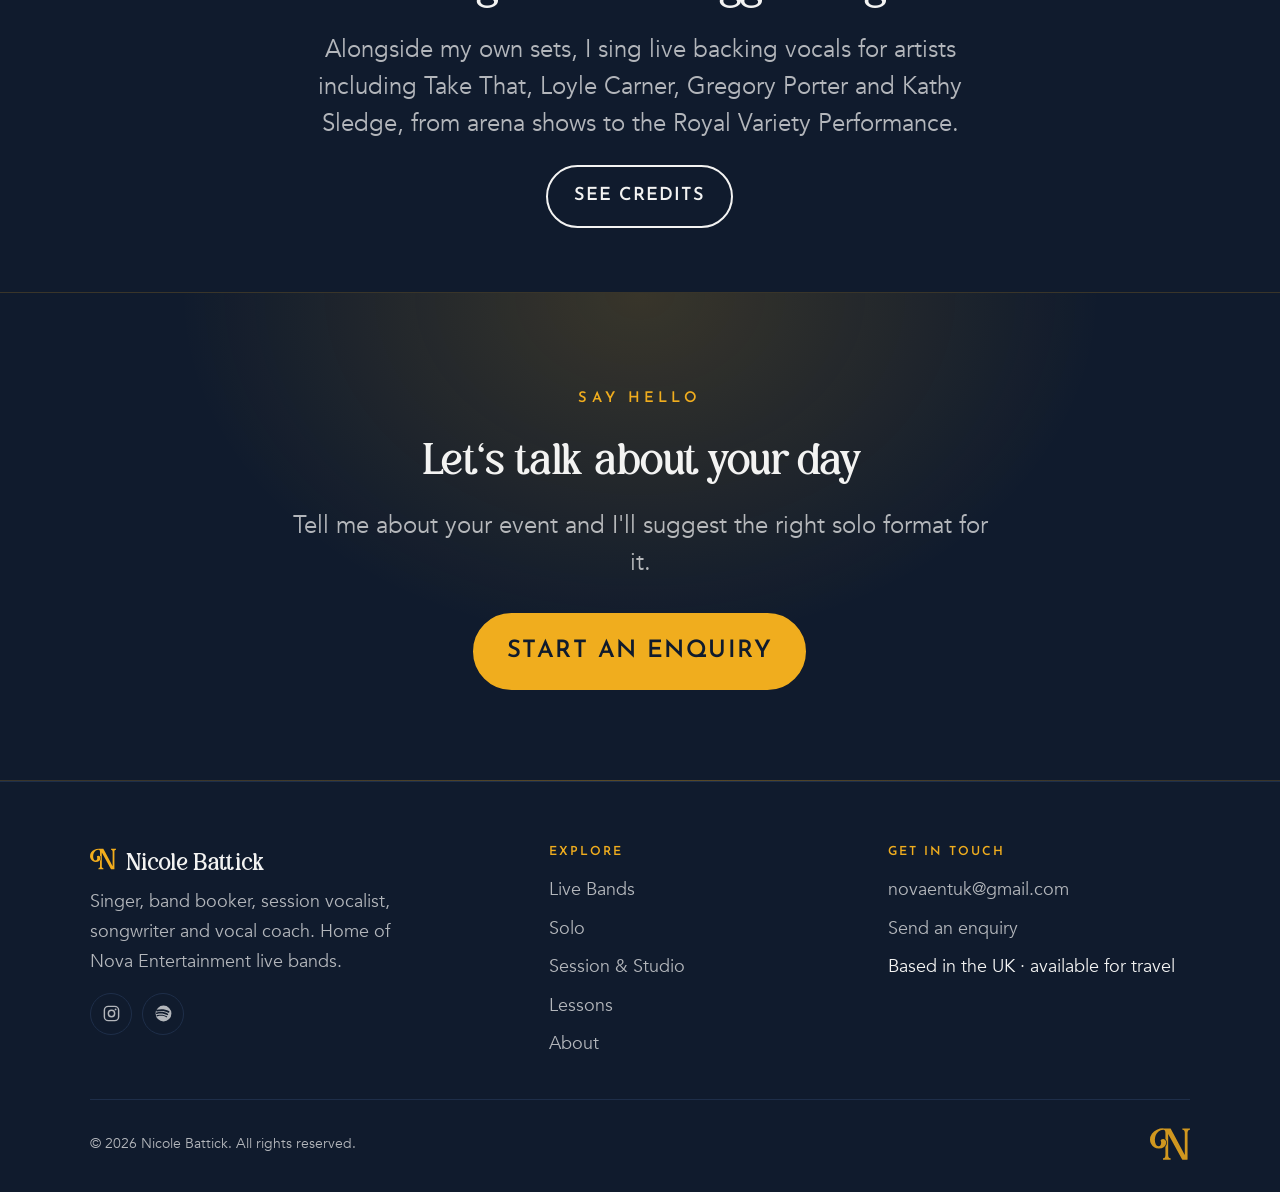
<file: solo.html>
<!DOCTYPE html>
<html lang="en-GB" class="no-js">
<head>
  <meta charset="utf-8">
  <meta name="viewport" content="width=device-width, initial-scale=1">
  <title>Solo Singer — Weddings, Venues &amp; Private Events | Nicole Battick</title>
  <meta name="description" content="Elegant solo singing from Nicole Battick for venues, weddings and private events — ceremonies, drinks receptions and background sets, tailored to your day.">

  <link rel="canonical" href="https://novaentuk.com/solo.html">

  <meta property="og:type" content="website">
  <meta property="og:site_name" content="Nicole Battick">
  <meta property="og:title" content="Solo Singer — Weddings, Venues &amp; Private Events">
  <meta property="og:description" content="Elegant solo singing for venues, weddings and private events, tailored to your day.">
  <meta property="og:image" content="https://novaentuk.com/assets/img/og-default.png">
  <meta property="og:url" content="https://novaentuk.com/solo.html">

  <meta name="twitter:card" content="summary_large_image">
  <meta name="twitter:title" content="Solo Singer — Weddings, Venues &amp; Private Events">
  <meta name="twitter:description" content="Elegant solo singing for venues, weddings and private events.">
  <meta name="twitter:image" content="https://novaentuk.com/assets/img/og-default.png">

  <link rel="icon" href="assets/logos/nova-mark.svg" type="image/svg+xml">
  <link rel="apple-touch-icon" href="assets/logos/nova-mark-300.png">
  <link rel="preload" href="assets/fonts/Avenir-Book.woff2" as="font" type="font/woff2" crossorigin>
  <link rel="preload" href="assets/fonts/BaliviaFreeBold.woff2" as="font" type="font/woff2" crossorigin>
  <link rel="stylesheet" href="css/styles.css?v=3">
  <script>document.documentElement.classList.remove('no-js');document.documentElement.classList.add('js');</script>
</head>
<body>
  <a class="skip-link" href="#main">Skip to content</a>

  <header class="site-header">
    <div class="container">
      <nav class="nav" aria-label="Primary">
        <a class="brand" href="index.html"><img class="brand-mark" src="assets/logos/nova-mark-gold.svg" alt="" aria-hidden="true"> Nicole Battick</a>
        <button class="nav-toggle" aria-expanded="false" aria-controls="nav-menu" aria-label="Open menu"><span></span><span></span><span></span></button>
        <div class="nav-menu" id="nav-menu">
          <ul class="nav-links">
            <li><a href="index.html">Home</a></li>
            <li><a href="live-bands.html">Live Bands</a></li>
            <li><a href="solo.html">Solo</a></li>
            <li><a href="session.html">Session &amp; Studio</a></li>
            <li><a href="lessons.html">Lessons</a></li>
            <li><a href="about.html">About</a></li>
            <li><a href="contact.html">Contact</a></li>
          </ul>
          <div class="nav-cta"><a class="btn" href="contact.html">Enquire</a></div>
        </div>
      </nav>
    </div>
  </header>

  <main id="main">

    <section class="page-hero">
      <div class="container">
        <div class="hero-grid">
          <div>
            <span class="eyebrow">Solo Performance</span>
            <h1>Solo singing, up close</h1>
            <p class="lead">
              Sometimes you don't need a full band, just one voice in the right room at the
              right time. My solo sets suit ceremonies, receptions and private events, with a
              sound that fills the space without taking it over.
            </p>
            <div class="btn-row">
              <a class="btn btn--lg" href="contact.html">Enquire about a solo set</a>
              <a class="btn btn--ghost btn--lg" href="#formats">What's included</a>
            </div>
          </div>
          <div class="hero-media">
            <div class="media-frame media-frame--16x9">
              <img src="assets/img/solo-hero.jpg" alt="Nicole Battick singing a solo set">
            </div>
          </div>
        </div>
      </div>
    </section>

    <section class="section section--pale" id="formats">
      <div class="container">
        <div class="section-header reveal">
          <span class="eyebrow">Flexible</span>
          <h2>Made to fit your day</h2>
          <p class="lead">Mix and match across the day, or keep it simple with a single set.</p>
        </div>
        <div class="grid grid--3 reveal">
          <div class="card">
            <h3>Ceremonies</h3>
            <p>Walk down the aisle to a song that means something. Live vocals for your entrance, the signing and the exit, arranged and rehearsed around your choices.</p>
          </div>
          <div class="card">
            <h3>Drinks &amp; dinner</h3>
            <p>Relaxed background singing while guests arrive, mingle and eat. Noticeable enough to feel special, easy enough to chat over.</p>
          </div>
          <div class="card">
            <h3>Party sets</h3>
            <p>When it's time to lift the room, I'll bring an upbeat set with backing tracks, so you get the energy of a band in a smaller space.</p>
          </div>
        </div>
      </div>
    </section>

    <section class="section section--navy section--tight">
      <div class="container container--narrow text-center reveal">
        <span class="eyebrow">Also on stage</span>
        <h2>Backing vocals for bigger stages</h2>
        <p class="lead mx-auto" style="text-align: center;">
          Alongside my own sets, I sing live backing vocals for artists including Take That,
          Loyle Carner, Gregory Porter and Kathy Sledge, from arena shows to the Royal
          Variety Performance.
        </p>
        <div class="btn-row btn-row--center" style="margin-top: 1.4rem;">
          <a class="btn btn--ghost" href="session.html#credits">See credits</a>
        </div>
      </div>
    </section>

    <section class="section cta-band">
      <div class="container container--narrow reveal">
        <span class="eyebrow">Say hello</span>
        <h2>Let's talk about your day</h2>
        <p class="lead">Tell me about your event and I'll suggest the right solo format for it.</p>
        <div class="btn-row btn-row--center"><a class="btn btn--lg" href="contact.html">Start an enquiry</a></div>
      </div>
    </section>

  </main>

  <footer class="site-footer">
    <div class="container">
      <div class="footer-grid">
        <div class="footer-brand">
          <a class="brand" href="index.html"><img class="brand-mark" src="assets/logos/nova-mark-gold.svg" alt="" aria-hidden="true"> Nicole Battick</a>
          <p>Singer, band booker, session vocalist, songwriter and vocal coach. Home of Nova Entertainment live bands.</p>
          <div class="socials" aria-label="Social links">
            <a href="https://www.instagram.com/nicolebattickmusic/" target="_blank" rel="noopener" aria-label="Instagram"><svg viewBox="0 0 24 24" fill="none" aria-hidden="true"><rect x="3" y="3" width="18" height="18" rx="5" stroke="currentColor" stroke-width="1.8"/><circle cx="12" cy="12" r="4" stroke="currentColor" stroke-width="1.8"/><circle cx="17.2" cy="6.8" r="1.2" fill="currentColor"/></svg></a>
            <a href="https://open.spotify.com/artist/1M5L3xkXazG3Sickpim1sv" target="_blank" rel="noopener" aria-label="Spotify"><svg viewBox="0 0 24 24" aria-hidden="true"><path fill="currentColor" d="M12 2a10 10 0 1 0 0 20 10 10 0 0 0 0-20Zm4.6 14.4a.8.8 0 0 1-1.1.3c-3-1.8-6.7-2.2-11.1-1.2a.8.8 0 1 1-.4-1.5c4.8-1.1 8.9-.6 12.2 1.4.4.2.5.7.4 1Zm1.2-2.7a1 1 0 0 1-1.3.3c-3.4-2.1-8.6-2.7-12.6-1.5a1 1 0 1 1-.6-1.9c4.6-1.4 10.3-.7 14.2 1.7.5.3.6.9.3 1.4Zm.1-2.8C14 8.6 7.9 8.4 4.4 9.5a1.2 1.2 0 1 1-.7-2.3C7.8 6 14.5 6.2 18.9 8.8a1.2 1.2 0 0 1-1.2 2.1Z"/></svg></a>
          </div>
        </div>
        <div class="footer-col">
          <h4>Explore</h4>
          <ul>
            <li><a href="live-bands.html">Live Bands</a></li>
            <li><a href="solo.html">Solo</a></li>
            <li><a href="session.html">Session &amp; Studio</a></li>
            <li><a href="lessons.html">Lessons</a></li>
            <li><a href="about.html">About</a></li>
          </ul>
        </div>
        <div class="footer-col">
          <h4>Get in touch</h4>
          <ul>
            <li><a href="mailto:novaentuk@gmail.com">novaentuk@gmail.com</a></li>
            <li><a href="contact.html">Send an enquiry</a></li>
            <li>Based in the UK · available for travel</li>
          </ul>
        </div>
      </div>
      <div class="footer-bottom">
        <span>© <span id="year">2026</span> Nicole Battick. All rights reserved.</span>
        <img class="footer-crest" src="assets/logos/nova-mark-gold.svg" alt="Nova Entertainment monogram">
      </div>
    </div>
  </footer>

  <script src="js/main.js?v=3" defer></script>
</body>
</html>
</file>
<file: css/styles.css>
/* =============================================================================
   NICOLE BATTICK — site stylesheet
   Brand system: Nova Entertainment (navy + gold), fonts Balivia / Josefin / Avenir
   -----------------------------------------------------------------------------
   HOW TO EDIT
   - All colours, fonts and spacing live in the :root variables below.
     Change a value once here and it updates everywhere.
   - Fonts are self-hosted (woff2) in /assets/fonts — no external requests.
   - Sections use helper classes: .section, .section--navy, .section--pale.
   ============================================================================= */

/* -----------------------------------------------------------------------------
   1. BRAND FONTS  (self-hosted woff2 — render offline & cross-browser)
   ----------------------------------------------------------------------------- */

/* Display serif — headings, hero name, "Nova Entertainment" */
@font-face {
  font-family: "Balivia";
  src: url("../assets/fonts/BaliviaFreeBold.woff2") format("woff2");
  font-weight: 400 700;
  font-style: normal;
  font-display: swap;
}

/* Geometric sans — kickers, labels, package names, nav, buttons, tags */
@font-face {
  font-family: "Josefin Sans";
  src: url("../assets/fonts/JosefinSans-Variable.woff2") format("woff2");
  font-weight: 100 700;         /* variable weight axis */
  font-style: normal;
  font-display: swap;
}

/* Body — Avenir (Book / Medium / Heavy) */
@font-face {
  font-family: "Avenir";
  src: url("../assets/fonts/Avenir-Book.woff2") format("woff2");
  font-weight: 400;
  font-style: normal;
  font-display: swap;
}
@font-face {
  font-family: "Avenir";
  src: url("../assets/fonts/Avenir-Medium.woff2") format("woff2");
  font-weight: 500;
  font-style: normal;
  font-display: swap;
}
@font-face {
  font-family: "Avenir";
  src: url("../assets/fonts/Avenir-Heavy.woff2") format("woff2");
  font-weight: 700;             /* "Heavy" used for bold / emphasis */
  font-style: normal;
  font-display: swap;
}

/* -----------------------------------------------------------------------------
   2. DESIGN TOKENS  (edit these to re-skin the whole site)
   ----------------------------------------------------------------------------- */
:root {
  /* ---- Brand colours (from the official Nova Entertainment palette) ---- */
  --gold:        #F0AD1E;   /* primary accent            */
  --gold-deep:   #D3960F;   /* hover / darker accent     */
  --navy:        #101B2D;   /* primary dark / near-black */
  --navy-2:      #16233A;   /* lifted navy (cards on dark) */
  --navy-3:      #1E2E49;   /* hairlines / borders on dark */
  --pale:        #F3F3F2;   /* pale off-white sections   */
  --white:       #FFFFFF;
  --ink:         #2B3140;   /* body text on light        */
  --muted:       #5C6172;   /* captions / secondary text */
  --hairline:    #E4E2DD;   /* dividers on light         */

  /* ---- Semantic roles (used throughout; point them anywhere) ---- */
  --bg:            var(--navy);
  --text:          var(--pale);
  --text-dim:      rgba(243,243,242,0.72);
  --accent:        var(--gold);
  --accent-hover:  var(--gold-deep);
  --on-accent:     var(--navy);     /* text sitting on a gold button */

  /* ---- Fonts ---- */
  --font-display: "Balivia", "Georgia", "Times New Roman", serif;
  --font-sub:     "Josefin Sans", "Century Gothic", "Futura", sans-serif;
  --font-body:    "Avenir", -apple-system, BlinkMacSystemFont, "Segoe UI",
                  Roboto, "Helvetica Neue", Arial, sans-serif;

  /* ---- Type scale (fluid, clamps between mobile & desktop) ---- */
  --step--1: clamp(0.83rem, 0.79rem + 0.18vw, 0.92rem);
  --step-0:  clamp(1rem,    0.95rem + 0.25vw, 1.13rem);
  --step-1:  clamp(1.2rem,  1.1rem + 0.5vw,   1.5rem);
  --step-2:  clamp(1.6rem,  1.35rem + 1.2vw,  2.2rem);
  --step-3:  clamp(2.1rem,  1.6rem + 2.4vw,   3.2rem);
  --step-4:  clamp(2.7rem,  1.9rem + 3.8vw,   4.6rem);
  --step-5:  clamp(3.2rem,  2.1rem + 5.4vw,   6rem);

  /* ---- Spacing & layout ---- */
  --container: 1180px;
  --container-narrow: 780px;
  --gutter: clamp(1.15rem, 4vw, 2.5rem);
  --section-y: clamp(3.5rem, 7vw, 7rem);
  --radius: 14px;
  --radius-lg: 22px;
  --radius-pill: 999px;

  /* ---- Effects ---- */
  --shadow:    0 12px 34px rgba(6, 12, 24, 0.16);
  --shadow-lg: 0 26px 70px rgba(6, 12, 24, 0.28);
  --ring: 0 0 0 3px rgba(240, 173, 30, 0.55);   /* focus ring (gold) */
  --transition: 220ms cubic-bezier(.2,.7,.3,1);
}

/* -----------------------------------------------------------------------------
   3. RESET / BASE
   ----------------------------------------------------------------------------- */
*, *::before, *::after { box-sizing: border-box; }

html {
  scroll-behavior: smooth;
  -webkit-text-size-adjust: 100%;
  scroll-padding-top: 90px;   /* offset sticky header for anchor jumps */
}

body {
  margin: 0;
  background: var(--bg);
  color: var(--text);
  font-family: var(--font-body);
  font-size: var(--step-0);
  font-weight: 400;
  line-height: 1.65;
  -webkit-font-smoothing: antialiased;
  text-rendering: optimizeLegibility;
  overflow-x: hidden;
}

img, svg, video { max-width: 100%; display: block; height: auto; }

a { color: inherit; text-decoration: none; }

h1, h2, h3, h4 {
  font-family: var(--font-display);
  font-weight: 400;
  line-height: 1.05;
  margin: 0 0 0.5em;
  letter-spacing: -0.01em;
}
h1 { font-size: var(--step-4); }
h2 { font-size: var(--step-3); }
h3 { font-size: var(--step-2); }
h4 { font-size: var(--step-1); }

p { margin: 0 0 1rem; }
p:last-child { margin-bottom: 0; }

strong, b { font-weight: 700; }

ul, ol { margin: 0 0 1rem; padding-left: 1.2rem; }
li { margin-bottom: 0.4rem; }

hr {
  border: 0;
  height: 1px;
  background: var(--navy-3);
  margin: 2.5rem 0;
}

::selection { background: var(--gold); color: var(--navy); }

/* Visible keyboard focus everywhere */
:focus-visible {
  outline: none;
  box-shadow: var(--ring);
  border-radius: 6px;
}

/* Accessibility: skip link */
.skip-link {
  position: absolute;
  left: 12px; top: -60px;
  background: var(--gold);
  color: var(--navy);
  padding: 0.6rem 1rem;
  border-radius: 8px;
  font-family: var(--font-sub);
  font-weight: 600;
  z-index: 1000;
  transition: top var(--transition);
}
.skip-link:focus { top: 12px; }

/* Screen-reader-only helper */
.visually-hidden {
  position: absolute !important;
  width: 1px; height: 1px;
  padding: 0; margin: -1px;
  overflow: hidden; clip: rect(0 0 0 0);
  white-space: nowrap; border: 0;
}

/* -----------------------------------------------------------------------------
   4. LAYOUT HELPERS
   ----------------------------------------------------------------------------- */
.container {
  width: 100%;
  max-width: var(--container);
  margin-inline: auto;
  padding-inline: var(--gutter);
}
.container--narrow { max-width: var(--container-narrow); }

.section { padding-block: var(--section-y); position: relative; }
.section--pale { background: var(--pale); color: var(--ink); }
.section--navy { background: var(--navy); color: var(--text); }
.section--tight { padding-block: clamp(2.5rem, 5vw, 4rem); }

/* On pale sections, headings/links use ink + gold */
.section--pale h1, .section--pale h2, .section--pale h3, .section--pale h4 { color: var(--navy); }
.section--pale .lead { color: var(--muted); }

.grid { display: grid; gap: clamp(1rem, 2.5vw, 1.8rem); }
@media (min-width: 620px)  { .grid--2 { grid-template-columns: repeat(2, 1fr); } }
@media (min-width: 720px)  { .grid--3 { grid-template-columns: repeat(3, 1fr); } }
@media (min-width: 900px)  { .grid--4 { grid-template-columns: repeat(4, 1fr); } }
@media (min-width: 900px)  { .grid--3-wide { grid-template-columns: repeat(3, 1fr); } }

.text-center { text-align: center; }
.mx-auto { margin-inline: auto; }
.stack > * + * { margin-top: 1rem; }

/* -----------------------------------------------------------------------------
   5. SHARED TEXT ELEMENTS  (eyebrow / kicker, lead, section header)
   ----------------------------------------------------------------------------- */
.eyebrow {
  font-family: var(--font-sub);
  text-transform: uppercase;
  letter-spacing: 0.28em;
  font-size: var(--step--1);
  font-weight: 600;
  color: var(--gold);
  margin: 0 0 1rem;
  display: inline-block;
}

.lead {
  font-size: var(--step-1);
  line-height: 1.55;
  color: var(--text-dim);
  font-weight: 400;
  max-width: 60ch;
}

.section-header { max-width: 62ch; margin-bottom: clamp(2rem, 4vw, 3.25rem); }
.section-header.text-center { margin-inline: auto; }

/* -----------------------------------------------------------------------------
   6. BUTTONS
   ----------------------------------------------------------------------------- */
.btn {
  --btn-bg: var(--gold);
  --btn-fg: var(--navy);
  display: inline-flex;
  align-items: center;
  gap: 0.55rem;
  font-family: var(--font-sub);
  font-weight: 600;
  font-size: var(--step-0);
  letter-spacing: 0.06em;
  text-transform: uppercase;
  padding: 0.9rem 1.6rem;
  border-radius: var(--radius-pill);
  background: var(--btn-bg);
  color: var(--btn-fg);
  border: 2px solid var(--btn-bg);
  cursor: pointer;
  transition: transform var(--transition), background var(--transition),
              border-color var(--transition), color var(--transition);
  will-change: transform;
}
.btn:hover { background: var(--accent-hover); border-color: var(--accent-hover); transform: translateY(-2px); }
.btn:active { transform: translateY(0); }

.btn--ghost {
  --btn-bg: transparent;
  --btn-fg: currentColor;
  border-color: currentColor;
}
.btn--ghost:hover {
  background: var(--gold);
  border-color: var(--gold);
  color: var(--navy);
}

/* Ghost button tuned for pale backgrounds */
.section--pale .btn--ghost { color: var(--navy); }

.btn--lg { padding: 1.05rem 2rem; font-size: var(--step-1); }
.btn--block { width: 100%; justify-content: center; }

.btn-row { display: flex; flex-wrap: wrap; gap: 0.85rem; align-items: center; }
.btn-row--center { justify-content: center; }

/* Simple text link with arrow */
.arrow-link {
  font-family: var(--font-sub);
  font-weight: 600;
  letter-spacing: 0.04em;
  text-transform: uppercase;
  font-size: var(--step--1);
  color: var(--gold);
  display: inline-flex;
  align-items: center;
  gap: 0.4rem;
}
.arrow-link .arrow { transition: transform var(--transition); }
.arrow-link:hover .arrow { transform: translateX(4px); }

/* -----------------------------------------------------------------------------
   7. HEADER / NAV
   ----------------------------------------------------------------------------- */
.site-header {
  position: sticky;
  top: 0;
  z-index: 100;
  background: rgba(16, 27, 45, 0.82);
  backdrop-filter: saturate(140%) blur(12px);
  -webkit-backdrop-filter: saturate(140%) blur(12px);
  border-bottom: 1px solid rgba(240, 173, 30, 0.16);
}
.nav {
  display: flex;
  align-items: center;
  justify-content: space-between;
  gap: 1rem;
  min-height: 68px;
}

/* Brand wordmark (site = Nicole Battick) */
.brand {
  display: inline-flex;
  align-items: center;
  gap: 0.6rem;
  font-family: var(--font-display);
  font-size: 1.5rem;
  line-height: 1;
  color: var(--pale);
  letter-spacing: 0.01em;
  white-space: nowrap;
}
.brand:hover { color: var(--gold); }
.brand .brand-mark { width: 26px; height: 26px; flex: none; }

/* Nav links */
.nav-links {
  display: flex;
  align-items: center;
  gap: clamp(0.6rem, 1.4vw, 1.4rem);
  list-style: none;
  margin: 0;
  padding: 0;
}
.nav-links a {
  font-family: var(--font-sub);
  font-weight: 500;
  font-size: 0.95rem;
  letter-spacing: 0.05em;
  color: var(--text-dim);
  padding: 0.4rem 0;
  position: relative;
  transition: color var(--transition);
}
.nav-links a::after {
  content: "";
  position: absolute;
  left: 0; bottom: -2px;
  width: 0; height: 2px;
  background: var(--gold);
  transition: width var(--transition);
}
.nav-links a:hover { color: var(--pale); }
.nav-links a:hover::after,
.nav-links a[aria-current="page"]::after { width: 100%; }
.nav-links a[aria-current="page"] { color: var(--gold); }

.nav-cta { margin-left: 0.4rem; }
.nav-cta .btn { padding: 0.6rem 1.15rem; font-size: 0.85rem; }

/* Desktop: keep the nav links and the Enquire button together on one row,
   pushed to the right alongside the headings. */
@media (min-width: 941px) {
  .nav-menu {
    display: flex;
    align-items: center;
    gap: clamp(0.8rem, 1.6vw, 1.5rem);
  }
}

/* Mobile menu toggle (hidden on desktop) */
.nav-toggle {
  display: none;
  flex-direction: column;
  justify-content: center;
  gap: 5px;
  width: 44px; height: 44px;
  background: transparent;
  border: 1px solid rgba(243,243,242,0.28);
  border-radius: 10px;
  cursor: pointer;
}
.nav-toggle span {
  display: block;
  height: 2px; width: 20px;
  margin-inline: auto;
  background: var(--pale);
  transition: transform var(--transition), opacity var(--transition);
}
.nav-toggle[aria-expanded="true"] span:nth-child(1) { transform: translateY(7px) rotate(45deg); }
.nav-toggle[aria-expanded="true"] span:nth-child(2) { opacity: 0; }
.nav-toggle[aria-expanded="true"] span:nth-child(3) { transform: translateY(-7px) rotate(-45deg); }

/* --- Mobile nav --- */
@media (max-width: 940px) {
  .nav-toggle { display: flex; }
  .nav-menu {
    position: fixed;
    inset: 68px 0 auto 0;
    background: var(--navy);
    border-bottom: 1px solid var(--navy-3);
    flex-direction: column;
    align-items: stretch;
    gap: 0;
    padding: 0.5rem var(--gutter) 1.5rem;
    max-height: calc(100vh - 68px);
    overflow-y: auto;
    transform: translateY(-8px);
    opacity: 0;
    pointer-events: none;
    transition: opacity var(--transition), transform var(--transition);
  }
  .nav-menu.is-open { opacity: 1; transform: translateY(0); pointer-events: auto; }
  .nav-links { flex-direction: column; align-items: stretch; gap: 0; }
  .nav-links li { border-bottom: 1px solid var(--navy-3); }
  .nav-links a { display: block; padding: 0.95rem 0.2rem; font-size: 1.05rem; }
  .nav-links a::after { display: none; }
  .nav-cta { margin: 1.1rem 0 0; }
  .nav-cta .btn { width: 100%; justify-content: center; padding: 0.85rem; font-size: 0.95rem; }
}

/* -----------------------------------------------------------------------------
   8. HERO
   ----------------------------------------------------------------------------- */
.hero {
  position: relative;
  overflow: hidden;
  padding-block: clamp(3.5rem, 8vw, 7rem);
  background:
    radial-gradient(60% 55% at 78% 12%, rgba(240,173,30,0.20), transparent 60%),
    radial-gradient(50% 50% at 8% 90%, rgba(240,173,30,0.10), transparent 55%),
    var(--navy);
}
.hero::before {   /* subtle top hairline glow */
  content: "";
  position: absolute; inset: 0 0 auto 0; height: 1px;
  background: linear-gradient(90deg, transparent, rgba(240,173,30,0.5), transparent);
}
.hero-grid {
  display: grid;
  gap: clamp(2rem, 5vw, 3.5rem);
  align-items: center;
}
@media (min-width: 920px) {
  .hero-grid { grid-template-columns: 1.05fr 0.95fr; }
}
.hero h1 {
  font-size: var(--step-5);
  margin-bottom: 0.35em;
}
.hero .hero-tagline {
  font-family: var(--font-sub);
  text-transform: uppercase;
  letter-spacing: 0.2em;
  font-weight: 500;
  color: var(--gold);
  font-size: var(--step-0);
  margin-bottom: 1.4rem;
}
.hero .lead { margin-bottom: 2rem; }
.hero .btn-row { margin-top: 0.5rem; }

/* -----------------------------------------------------------------------------
   9. MEDIA PLACEHOLDERS  (swap for real photo / video / audio later)
   ----------------------------------------------------------------------------- */
.media-placeholder {
  position: relative;
  display: flex;
  flex-direction: column;
  align-items: center;
  justify-content: center;
  gap: 0.6rem;
  text-align: center;
  padding: 1.5rem;
  border: 1.5px dashed rgba(240,173,30,0.45);
  border-radius: var(--radius-lg);
  background:
    linear-gradient(135deg, rgba(240,173,30,0.06), rgba(240,173,30,0.02)),
    var(--navy-2);
  color: var(--text-dim);
  overflow: hidden;
}
.media-placeholder .ph-icon {
  width: 46px; height: 46px;
  color: var(--gold);
  opacity: 0.9;
}
.media-placeholder .ph-label {
  font-family: var(--font-sub);
  text-transform: uppercase;
  letter-spacing: 0.16em;
  font-size: var(--step--1);
  font-weight: 600;
  color: var(--gold);
}
.media-placeholder .ph-note {
  font-size: 0.85rem;
  color: var(--text-dim);
  max-width: 34ch;
}
.media-placeholder--16x9 { aspect-ratio: 16 / 9; }
.media-placeholder--4x3  { aspect-ratio: 4 / 3; }
.media-placeholder--1x1  { aspect-ratio: 1 / 1; }
.media-placeholder--portrait { aspect-ratio: 4 / 5; }

/* Placeholder variant that sits on pale sections */
.section--pale .media-placeholder {
  background: linear-gradient(135deg, rgba(16,27,45,0.05), rgba(240,173,30,0.05)), var(--white);
  border-color: rgba(211,150,15,0.5);
  color: var(--muted);
}
.section--pale .media-placeholder .ph-note { color: var(--muted); }

/* Audio sample placeholder (row style) */
.audio-slot {
  display: flex;
  align-items: center;
  gap: 1rem;
  padding: 1rem 1.15rem;
  border: 1px solid var(--navy-3);
  border-radius: var(--radius);
  background: var(--navy-2);
}
.section--pale .audio-slot { background: var(--white); border-color: var(--hairline); }
.audio-slot .play {
  width: 44px; height: 44px; flex: none;
  border-radius: 50%;
  display: grid; place-items: center;
  background: var(--gold); color: var(--navy);
}
.audio-slot .audio-meta strong {
  display: block;
  font-family: var(--font-sub);
  letter-spacing: 0.04em;
  font-weight: 600;
}
.audio-slot .audio-meta span { font-size: 0.85rem; color: var(--muted); }
.section--navy .audio-slot .audio-meta span { color: var(--text-dim); }
.audio-slot .waveform {
  flex: 1;
  height: 26px;
  border-radius: 6px;
  background: repeating-linear-gradient(90deg,
      rgba(240,173,30,0.55) 0 2px, transparent 2px 6px);
  opacity: 0.55;
  min-width: 60px;
}

/* -----------------------------------------------------------------------------
   10. CARDS
   ----------------------------------------------------------------------------- */
.card {
  background: var(--navy-2);
  border: 1px solid var(--navy-3);
  border-radius: var(--radius-lg);
  padding: clamp(1.4rem, 2.5vw, 2rem);
  transition: transform var(--transition), border-color var(--transition), box-shadow var(--transition);
  height: 100%;
}
.card:hover { transform: translateY(-4px); border-color: rgba(240,173,30,0.5); box-shadow: var(--shadow-lg); }
.section--pale .card { background: var(--white); border-color: var(--hairline); box-shadow: var(--shadow); }
.section--pale .card:hover { border-color: var(--gold); }

.card h3 { margin-bottom: 0.5rem; }
.card p { color: var(--text-dim); }
.section--pale .card p { color: var(--muted); }

/* Link card (Home → sections) */
.link-card {
  display: flex;
  flex-direction: column;
  gap: 0.75rem;
}
.link-card .card-index {
  font-family: var(--font-sub);
  font-weight: 600;
  letter-spacing: 0.14em;
  font-size: var(--step--1);
  color: var(--gold);
}
.link-card h3 { font-size: var(--step-1); }
.link-card .arrow-link { margin-top: auto; }

/* -----------------------------------------------------------------------------
   11. NOVA PACKAGE CARDS  (Live Bands)
   ----------------------------------------------------------------------------- */
.package-card {
  position: relative;
  display: flex;
  flex-direction: column;
  background: var(--navy-2);
  border: 1px solid var(--navy-3);
  border-radius: var(--radius-lg);
  overflow: hidden;
  transition: transform var(--transition), border-color var(--transition), box-shadow var(--transition);
  height: 100%;
}
.package-card:hover { transform: translateY(-5px); border-color: rgba(240,173,30,0.55); box-shadow: var(--shadow-lg); }

/* top ribbon of gold */
.package-card .pkg-top {
  height: 6px;
  background: linear-gradient(90deg, var(--gold), var(--gold-deep));
}
.package-card .pkg-body { padding: clamp(1.5rem, 3vw, 2.1rem); display: flex; flex-direction: column; gap: 0.9rem; flex: 1; }
.package-card .pkg-name {
  font-family: var(--font-display);
  font-size: var(--step-2);
  color: var(--pale);
  line-height: 1.05;
}
.package-card .pkg-kicker {
  font-family: var(--font-sub);
  text-transform: uppercase;
  letter-spacing: 0.18em;
  font-size: 0.72rem;
  font-weight: 600;
  color: var(--gold);
}
.package-card p { color: var(--text-dim); }

.pkg-meta { margin-top: auto; display: grid; gap: 0.6rem; padding-top: 0.4rem; }
.pkg-meta .meta-row {
  display: flex;
  gap: 0.6rem;
  align-items: baseline;
  font-size: 0.92rem;
  border-top: 1px solid var(--navy-3);
  padding-top: 0.6rem;
}
.pkg-meta .meta-label {
  font-family: var(--font-sub);
  text-transform: uppercase;
  letter-spacing: 0.12em;
  font-size: 0.68rem;
  font-weight: 600;
  color: var(--gold);
  flex: none;
  width: 5.5rem;
}
.pkg-meta .meta-val { color: var(--text-dim); }

/* Premium package highlight (Nova: The Spectacle) */
.package-card--feature {
  border-color: rgba(240,173,30,0.6);
  background:
    radial-gradient(120% 80% at 50% 0%, rgba(240,173,30,0.14), transparent 60%),
    var(--navy-2);
}
.package-card--feature .pkg-top { height: 8px; }
.badge {
  position: absolute;
  top: 1rem; right: 1rem;
  font-family: var(--font-sub);
  text-transform: uppercase;
  letter-spacing: 0.12em;
  font-size: 0.62rem;
  font-weight: 700;
  color: var(--navy);
  background: var(--gold);
  padding: 0.3rem 0.6rem;
  border-radius: var(--radius-pill);
}

/* -----------------------------------------------------------------------------
   12. FEATURE / CHECK LISTS
   ----------------------------------------------------------------------------- */
.tick-list { list-style: none; padding: 0; margin: 0; display: grid; gap: 0.7rem; }
.tick-list li {
  position: relative;
  padding-left: 1.9rem;
  color: var(--text-dim);
  margin: 0;
}
.section--pale .tick-list li { color: var(--ink); }
.tick-list li::before {
  content: "";
  position: absolute;
  left: 0; top: 0.15em;
  width: 1.2rem; height: 1.2rem;
  border-radius: 50%;
  background: rgba(240,173,30,0.18);
  border: 1px solid var(--gold);
}
.tick-list li::after {
  content: "";
  position: absolute;
  left: 0.42rem; top: 0.38em;
  width: 0.32rem; height: 0.6rem;
  border: solid var(--gold);
  border-width: 0 2px 2px 0;
  transform: rotate(45deg);
}

/* Tag chips (genres, vibes) */
.tags { display: flex; flex-wrap: wrap; gap: 0.5rem; padding: 0; margin: 0; list-style: none; }
.tags li {
  margin: 0;
  font-family: var(--font-sub);
  text-transform: uppercase;
  letter-spacing: 0.1em;
  font-size: 0.7rem;
  font-weight: 600;
  color: var(--gold);
  border: 1px solid rgba(240,173,30,0.4);
  border-radius: var(--radius-pill);
  padding: 0.3rem 0.7rem;
}

/* -----------------------------------------------------------------------------
   13. SPLIT / FEATURE SECTIONS  (text + media side by side)
   ----------------------------------------------------------------------------- */
.split {
  display: grid;
  gap: clamp(1.8rem, 4vw, 3.5rem);
  align-items: center;
}
@media (min-width: 860px) {
  .split { grid-template-columns: 1fr 1fr; }
  .split--media-first .split-media { order: -1; }
}

/* Stat row */
.stats { display: grid; gap: 1rem; grid-template-columns: repeat(2, 1fr); }
@media (min-width: 620px) { .stats { grid-template-columns: repeat(4, 1fr); } }
.stat { text-align: center; }
.stat .stat-num {
  font-family: var(--font-display);
  font-size: var(--step-3);
  color: var(--gold);
  line-height: 1;
}
.stat .stat-label {
  font-family: var(--font-sub);
  text-transform: uppercase;
  letter-spacing: 0.14em;
  font-size: 0.72rem;
  color: var(--text-dim);
  margin-top: 0.4rem;
}
.section--pale .stat .stat-label { color: var(--muted); }

/* -----------------------------------------------------------------------------
   14. CALL-TO-ACTION BAND
   ----------------------------------------------------------------------------- */
.cta-band {
  position: relative;
  overflow: hidden;
  text-align: center;
  background:
    radial-gradient(60% 120% at 50% 0%, rgba(240,173,30,0.18), transparent 60%),
    var(--navy);
  border-top: 1px solid rgba(240,173,30,0.18);
  border-bottom: 1px solid rgba(240,173,30,0.18);
}
.cta-band h2 { color: var(--pale); }
.cta-band .lead { margin-inline: auto; margin-bottom: 2rem; }

/* -----------------------------------------------------------------------------
   15. CONTACT FORM
   ----------------------------------------------------------------------------- */
.form-card {
  background: var(--navy-2);
  border: 1px solid var(--navy-3);
  border-radius: var(--radius-lg);
  padding: clamp(1.5rem, 4vw, 2.75rem);
}
.form-grid { display: grid; gap: 1.15rem; }
@media (min-width: 620px) { .form-grid .span-2 { grid-column: 1 / -1; } .form-grid.cols-2 { grid-template-columns: 1fr 1fr; } }

.field { display: flex; flex-direction: column; gap: 0.4rem; }
.field label {
  font-family: var(--font-sub);
  font-weight: 600;
  letter-spacing: 0.06em;
  font-size: 0.8rem;
  text-transform: uppercase;
  color: var(--text-dim);
}
.field label .req { color: var(--gold); }

.field input,
.field select,
.field textarea {
  font-family: var(--font-body);
  font-size: var(--step-0);
  color: var(--pale);
  background: rgba(255,255,255,0.03);
  border: 1px solid var(--navy-3);
  border-radius: 10px;
  padding: 0.8rem 0.95rem;
  width: 100%;
  transition: border-color var(--transition), box-shadow var(--transition);
}
.field textarea { resize: vertical; min-height: 140px; }
.field select { appearance: none; -webkit-appearance: none;
  background-image: url("data:image/svg+xml,%3Csvg xmlns='http://www.w3.org/2000/svg' width='14' height='9' viewBox='0 0 14 9'%3E%3Cpath d='M1 1l6 6 6-6' fill='none' stroke='%23F0AD1E' stroke-width='2' stroke-linecap='round'/%3E%3C/svg%3E");
  background-repeat: no-repeat;
  background-position: right 1rem center;
  padding-right: 2.5rem;
}
.field input::placeholder,
.field textarea::placeholder { color: rgba(243,243,242,0.4); }
.field input:focus,
.field select:focus,
.field textarea:focus {
  outline: none;
  border-color: var(--gold);
  box-shadow: var(--ring);
}
.field option { color: #111; }   /* native dropdown list readable */

.form-note { font-size: 0.85rem; color: var(--text-dim); }

/* Contact detail list */
.contact-list { list-style: none; padding: 0; margin: 0; display: grid; gap: 1.2rem; }
.contact-list li { display: flex; gap: 0.9rem; align-items: flex-start; margin: 0; }
.contact-list .ci {
  width: 40px; height: 40px; flex: none;
  border-radius: 50%;
  display: grid; place-items: center;
  background: rgba(240,173,30,0.14);
  color: var(--gold);
  border: 1px solid rgba(240,173,30,0.4);
}
.contact-list .ci svg { width: 18px; height: 18px; }
.contact-list strong { font-family: var(--font-sub); letter-spacing: 0.04em; }
.contact-list a:hover { color: var(--gold); }

/* -----------------------------------------------------------------------------
   16. SOCIAL LINKS
   ----------------------------------------------------------------------------- */
.socials { display: flex; gap: 0.65rem; flex-wrap: wrap; }
.socials a {
  width: 42px; height: 42px;
  display: grid; place-items: center;
  border-radius: 50%;
  border: 1px solid var(--navy-3);
  color: var(--text-dim);
  transition: color var(--transition), border-color var(--transition), transform var(--transition), background var(--transition);
}
.socials a:hover { color: var(--navy); background: var(--gold); border-color: var(--gold); transform: translateY(-2px); }
.socials a svg { width: 19px; height: 19px; }
.section--pale .socials a { border-color: var(--hairline); color: var(--muted); }

/* -----------------------------------------------------------------------------
   17. FOOTER
   ----------------------------------------------------------------------------- */
.site-footer {
  background: var(--navy);
  border-top: 1px solid var(--navy-3);
  padding-block: clamp(2.75rem, 5vw, 4rem) 1.75rem;
}
.footer-grid {
  display: grid;
  gap: 2.25rem;
}
@media (min-width: 720px) {
  .footer-grid { grid-template-columns: 1.4fr 1fr 1fr; }
}
.footer-brand .brand { font-size: 1.7rem; margin-bottom: 0.9rem; }
.footer-brand p { color: var(--text-dim); max-width: 34ch; }
.footer-col h4 {
  font-family: var(--font-sub);
  font-weight: 600;
  text-transform: uppercase;
  letter-spacing: 0.16em;
  font-size: 0.78rem;
  color: var(--gold);
  margin-bottom: 1rem;
}
.footer-col ul { list-style: none; padding: 0; margin: 0; display: grid; gap: 0.55rem; }
.footer-col li { margin: 0; }
.footer-col a { color: var(--text-dim); transition: color var(--transition); }
.footer-col a:hover { color: var(--pale); }

.footer-bottom {
  margin-top: 2.5rem;
  padding-top: 1.5rem;
  border-top: 1px solid var(--navy-3);
  display: flex;
  flex-wrap: wrap;
  gap: 1rem;
  justify-content: space-between;
  align-items: center;
  color: var(--text-dim);
  font-size: 0.85rem;
}
.footer-bottom .footer-crest { width: 40px; height: 40px; opacity: 0.85; }

/* -----------------------------------------------------------------------------
   18. PAGE HERO (interior pages — smaller than home hero)
   ----------------------------------------------------------------------------- */
.page-hero {
  position: relative;
  overflow: hidden;
  padding-block: clamp(3rem, 7vw, 5.5rem) clamp(2.5rem, 5vw, 4rem);
  background:
    radial-gradient(55% 60% at 82% 20%, rgba(240,173,30,0.16), transparent 60%),
    var(--navy);
  border-bottom: 1px solid rgba(240,173,30,0.14);
}
.page-hero .lead { margin-top: 1rem; }
.page-hero h1 { font-size: var(--step-4); }

/* Breadcrumb-ish label */
.page-hero .eyebrow { margin-bottom: 1.1rem; }

/* -----------------------------------------------------------------------------
   19. SCROLL REVEAL (progressive enhancement — JS adds .is-visible)
   ----------------------------------------------------------------------------- */
.reveal {
  opacity: 0;
  transform: translateY(22px);
  transition: opacity 600ms ease, transform 600ms cubic-bezier(.2,.7,.3,1);
  will-change: opacity, transform;
}
.reveal.is-visible { opacity: 1; transform: none; }
/* If JS is off, ensure content is visible */
.no-js .reveal { opacity: 1; transform: none; }

/* -----------------------------------------------------------------------------
   20. MEDIA FRAMES  (real photos / video that replace the placeholders)
   ----------------------------------------------------------------------------- */
.media-frame {
  position: relative;
  overflow: hidden;
  border-radius: var(--radius-lg);
  background: var(--navy-2);
  box-shadow: var(--shadow-lg);
}
.media-frame img,
.media-frame video {
  width: 100%;
  height: 100%;
  object-fit: cover;
  display: block;
}
.media-frame--16x9 { aspect-ratio: 16 / 9; }
.media-frame--4x3  { aspect-ratio: 4 / 3; }
.media-frame--portrait { aspect-ratio: 4 / 5; }

/* Audio sample player inside a package card */
.pkg-audio {
  margin-top: 1.1rem;
  padding: 0.8rem 0.85rem 0.85rem;
  border-radius: 12px;
  background: rgba(255, 255, 255, 0.04);
  border: 1px solid var(--navy-3);
}
.pkg-audio-label {
  display: block;
  font-family: var(--font-sub);
  text-transform: uppercase;
  letter-spacing: 0.12em;
  font-size: 0.66rem;
  font-weight: 600;
  color: var(--gold);
  margin-bottom: 0.55rem;
  line-height: 1.3;
}
/* Custom compact audio player.
   The browser's built-in player can't shrink below ~300px, which overflows a
   narrow package card, so these are our own controls driven by a hidden <audio>. */
.aplayer { display: flex; align-items: center; gap: 0.55rem; }
.aplayer audio { display: none; }

.aplayer-btn {
  width: 34px; height: 34px; flex: none;
  border: 0; border-radius: 50%; padding: 0;
  background: var(--gold); color: var(--navy);
  display: grid; place-items: center; cursor: pointer;
  transition: background var(--transition), transform var(--transition);
}
.aplayer-btn:hover { background: var(--gold-deep); transform: scale(1.05); }
.aplayer-btn .ic { width: 15px; height: 15px; }
.aplayer .ic-pause { display: none; }
.aplayer.is-playing .ic-play { display: none; }
.aplayer.is-playing .ic-pause { display: block; }

.aplayer-bar {
  flex: 1; min-width: 0; height: 5px;
  border-radius: var(--radius-pill);
  background: rgba(243, 240, 230, 0.18);
  position: relative; overflow: hidden; cursor: pointer;
}
.aplayer-fill {
  position: absolute; inset: 0 auto 0 0; width: 0;
  background: var(--gold); border-radius: var(--radius-pill);
}
.aplayer-time {
  flex: none;
  font-family: var(--font-sub);
  font-size: 0.68rem; letter-spacing: 0.04em;
  color: var(--text-dim);
  font-variant-numeric: tabular-nums;
}

/* Credits grid — artist name over venue/event, flows to 2 then 3 columns */
.credit-grid {
  list-style: none;
  padding: 0;
  margin: clamp(2rem, 4vw, 3rem) 0 0;
  display: grid;
  gap: 0 2.5rem;
}
@media (min-width: 620px) { .credit-grid { grid-template-columns: repeat(2, 1fr); } }
@media (min-width: 900px) { .credit-grid { grid-template-columns: repeat(3, 1fr); } }
.credit-grid li {
  margin: 0;
  padding: 0.8rem 0;
  border-top: 1px solid var(--hairline);
}
.credit-grid strong {
  display: block;
  font-family: var(--font-sub);
  font-weight: 600;
  letter-spacing: 0.03em;
  color: var(--navy);
}
.credit-grid span {
  font-size: 0.88rem;
  color: var(--muted);
}

/* Big centred brand lockup at the top of a page hero (Live Bands) */
.hero-brand {
  display: flex;
  justify-content: center;
  margin-bottom: clamp(1.8rem, 4vw, 3rem);
}
.hero-brand img {
  /* horizontal lockup, so size by width */
  width: clamp(260px, 42vw, 520px);
  height: auto;
  display: block;
}

/* Brand logo tile — displays a logo contained (not cropped) on a navy panel */
.logo-panel {
  aspect-ratio: 4 / 3;
  display: grid;
  place-items: center;
  padding: clamp(1.8rem, 5vw, 3rem);
  border-radius: var(--radius-lg);
  box-shadow: var(--shadow-lg);
  background:
    radial-gradient(60% 60% at 50% 42%, rgba(240, 173, 30, 0.16), transparent 62%),
    var(--navy);
}
.logo-panel img { width: 100%; max-width: 320px; height: auto; display: block; }

/* -----------------------------------------------------------------------------
   21. REDUCED MOTION
   ----------------------------------------------------------------------------- */
@media (prefers-reduced-motion: reduce) {
  html { scroll-behavior: auto; }
  *, *::before, *::after {
    animation-duration: 0.001ms !important;
    transition-duration: 0.001ms !important;
    scroll-behavior: auto !important;
  }
  .reveal { opacity: 1; transform: none; }
}
</file>
